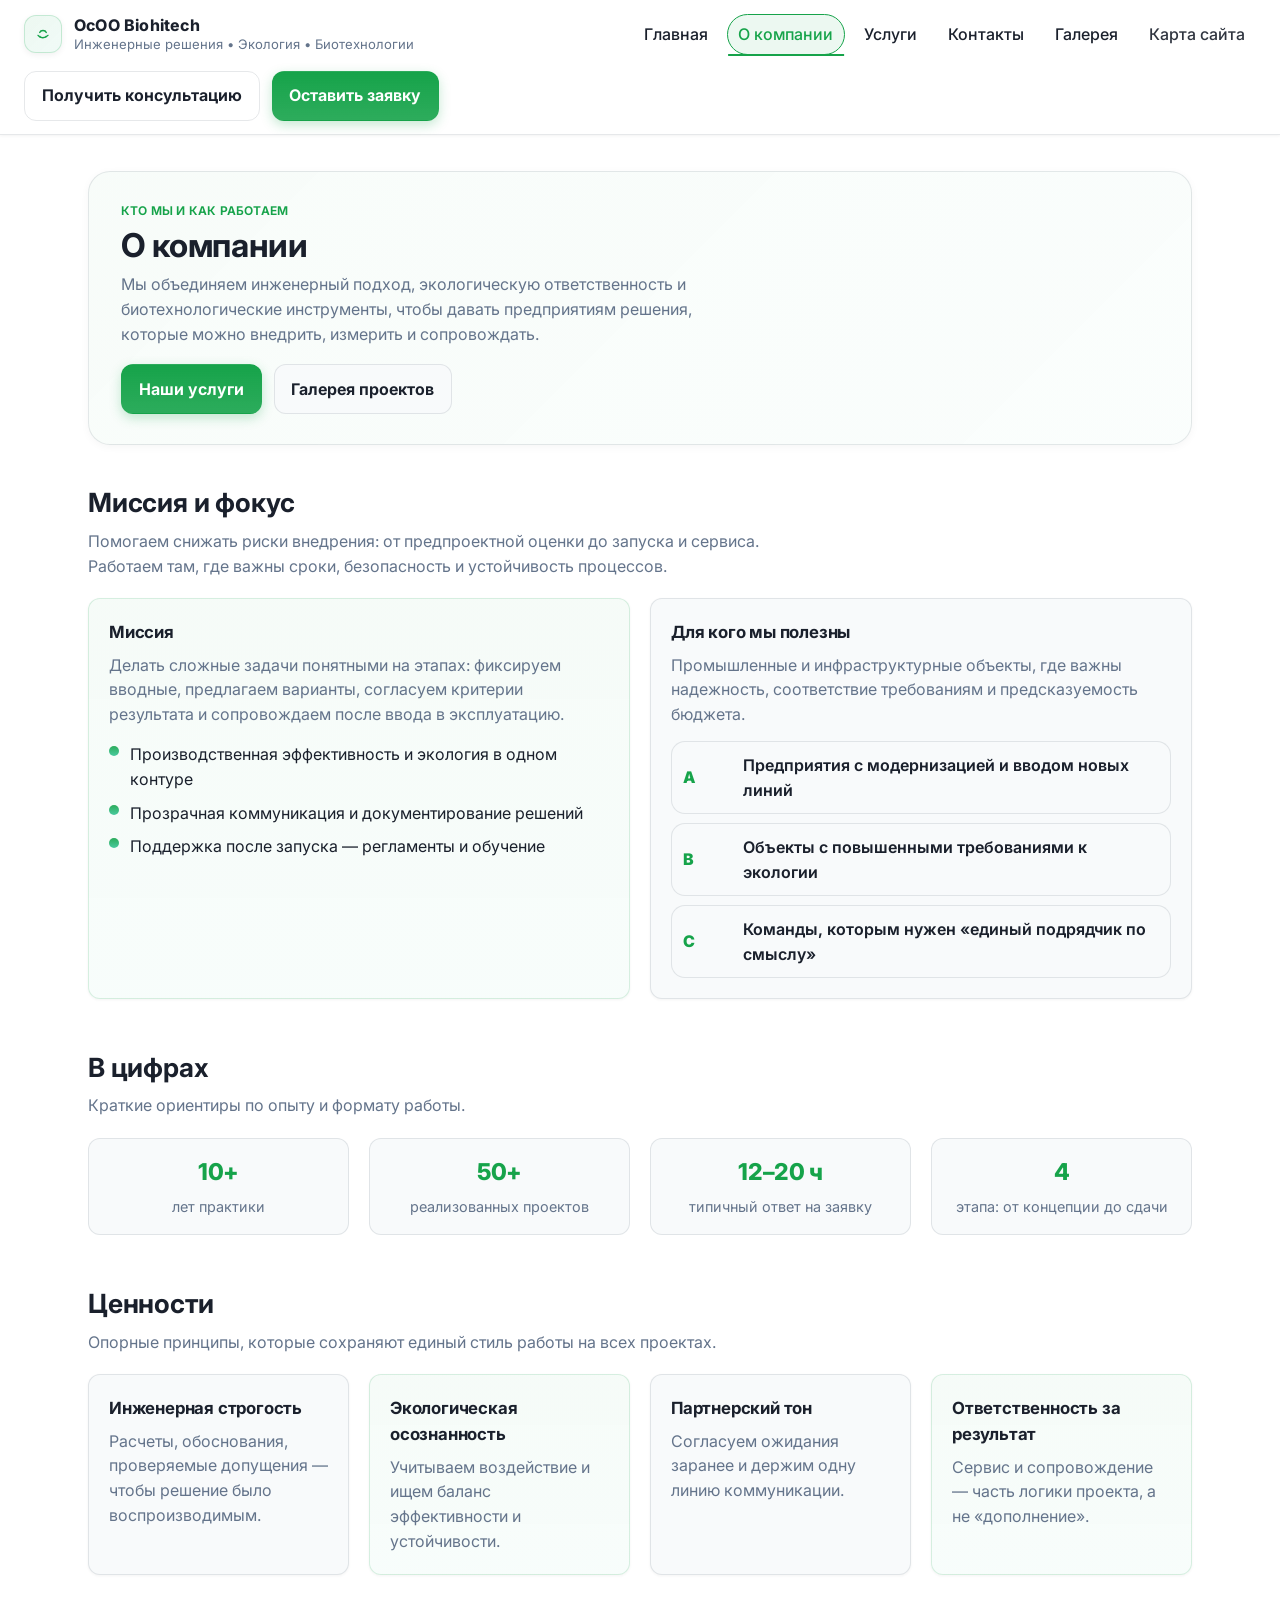
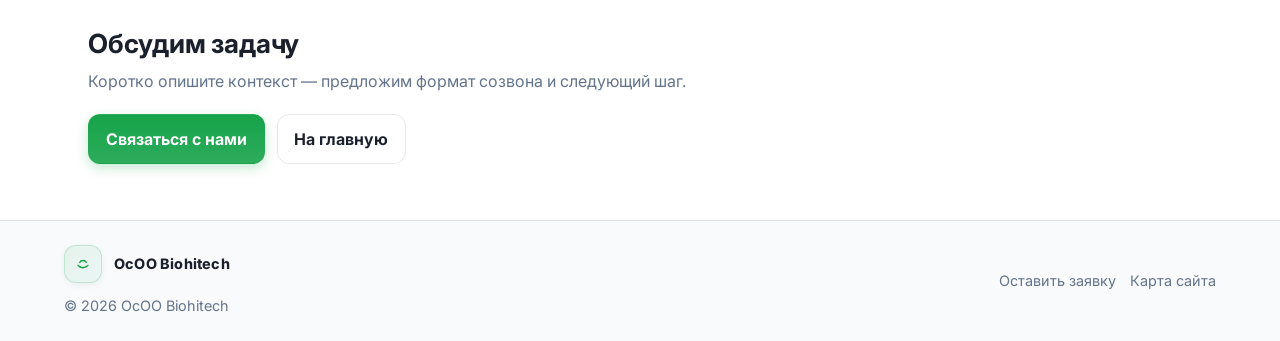
<file: about.html>
<!DOCTYPE html>
<html lang="ru">
<head>
  <meta charset="UTF-8">
  <meta name="viewport" content="width=device-width, initial-scale=1.0">
  <meta name="description" content="О компании OcOO Biohitech — наша миссия, опыт и подход к проектам.">
  <meta name="theme-color" content="#16a34a">
  <title>OcOO Biohitech — О компании</title>
  
  <!-- Performance optimization -->
  <link rel="preconnect" href="https://fonts.googleapis.com">
  <link rel="preconnect" href="https://fonts.gstatic.com" crossorigin>
  <link rel="dns-prefetch" href="https://example.com">
  <link href="https://fonts.googleapis.com/css2?family=Inter:wght@400;500;600;650;700;760;800&display=swap" rel="stylesheet">
  <link rel="stylesheet" href="assets/css/main.css">
</head>
<body>
  <header class="site-header">
    <div class="header-left">
      <a class="brand" href="index.html" aria-label="OcOO Biohitech — на главную">
        <span class="brand-mark" aria-hidden="true">
          <svg viewBox="0 0 40 40" fill="none" xmlns="http://www.w3.org/2000/svg">
            <path d="M11 22.5c3.8 5.7 13 5.7 18 0" stroke="currentColor" stroke-width="2.5" stroke-linecap="round"/>
            <path d="M14 17.2c.9-2.3 2.9-3.6 6-3.6s5.1 1.3 6 3.6" stroke="currentColor" stroke-width="2.5" stroke-linecap="round"/>
            <circle cx="14.5" cy="24.5" r="1.5" fill="currentColor"/>
            <circle cx="25.5" cy="24.5" r="1.5" fill="currentColor"/>
          </svg>
        </span>
        <span class="brand-text">
          <span class="brand-name">OcOO Biohitech</span>
          <span class="brand-tagline">Инженерные решения • Экология • Биотехнологии</span>
        </span>
      </a>
    </div>

    <nav class="nav" aria-label="Основное меню">
      <a href="index.html">Главная</a>
      <a href="about.html" aria-current="page">О компании</a>
      <a href="services.html">Услуги</a>
      <a href="contacts.html">Контакты</a>
      <a href="gallery.html">Галерея</a>
      <a href="sitemap.html" class="nav-sitemap">Карта сайта</a>
    </nav>

    <div class="header-cta">
      <a class="btn btn--ghost" href="contacts.html">Получить консультацию</a>
      <a class="btn btn--primary" href="contacts.html#feedback">Оставить заявку</a>
    </div>
  </header>

  <main class="main">
    <header class="page-hero" aria-labelledby="page-title">
      <p class="eyebrow">Кто мы и как работаем</p>
      <h1 id="page-title">О компании</h1>
      <p class="page-hero-lead">Мы объединяем инженерный подход, экологическую ответственность и биотехнологические инструменты, чтобы давать предприятиям решения, которые можно внедрить, измерить и сопровождать.</p>
      <div class="page-hero-actions">
        <a class="btn btn--primary" href="services.html">Наши услуги</a>
        <a class="btn btn--secondary" href="gallery.html">Галерея проектов</a>
      </div>
    </header>

    <section class="section section--tight" aria-labelledby="mission-title">
      <div class="section-head">
        <h2 id="mission-title">Миссия и фокус</h2>
        <p class="inner-lead">Помогаем снижать риски внедрения: от предпроектной оценки до запуска и сервиса. Работаем там, где важны сроки, безопасность и устойчивость процессов.</p>
      </div>

      <div class="grid two">
        <div class="card card--soft">
          <h3>Миссия</h3>
          <p class="muted">Делать сложные задачи понятными на этапах: фиксируем вводные, предлагаем варианты, согласуем критерии результата и сопровождаем после ввода в эксплуатацию.</p>
          <div class="list">
            <div class="list-item"><span class="bullet" aria-hidden="true"></span><span>Производственная эффективность и экология в одном контуре</span></div>
            <div class="list-item"><span class="bullet" aria-hidden="true"></span><span>Прозрачная коммуникация и документирование решений</span></div>
            <div class="list-item"><span class="bullet" aria-hidden="true"></span><span>Поддержка после запуска — регламенты и обучение</span></div>
          </div>
        </div>

        <div class="card">
          <h3>Для кого мы полезны</h3>
          <p class="muted">Промышленные и инфраструктурные объекты, где важны надежность, соответствие требованиям и предсказуемость бюджета.</p>
          <div class="steps" role="list">
            <div class="step" role="listitem"><span class="step-n">A</span><span class="step-t">Предприятия с модернизацией и вводом новых линий</span></div>
            <div class="step" role="listitem"><span class="step-n">B</span><span class="step-t">Объекты с повышенными требованиями к экологии</span></div>
            <div class="step" role="listitem"><span class="step-n">C</span><span class="step-t">Команды, которым нужен «единый подрядчик по смыслу»</span></div>
          </div>
        </div>
      </div>
    </section>

    <section class="section" aria-labelledby="stats-title">
      <div class="section-head">
        <h2 id="stats-title">В цифрах</h2>
        <p>Краткие ориентиры по опыту и формату работы.</p>
      </div>
      <div class="stat-grid" role="list">
        <div class="stat-card" role="listitem">
          <div class="stat-value">10+</div>
          <div class="stat-label">лет практики</div>
        </div>
        <div class="stat-card" role="listitem">
          <div class="stat-value">50+</div>
          <div class="stat-label">реализованных проектов</div>
        </div>
        <div class="stat-card" role="listitem">
          <div class="stat-value">12–20 ч</div>
          <div class="stat-label">типичный ответ на заявку</div>
        </div>
        <div class="stat-card" role="listitem">
          <div class="stat-value">4</div>
          <div class="stat-label">этапа: от концепции до сдачи</div>
        </div>
      </div>
    </section>

    <section class="section" aria-labelledby="values-title">
      <div class="section-head">
        <h2 id="values-title">Ценности</h2>
        <p class="inner-lead">Опорные принципы, которые сохраняют единый стиль работы на всех проектах.</p>
      </div>

      <div class="grid four">
        <div class="card">
          <h3>Инженерная строгость</h3>
          <p class="muted">Расчеты, обоснования, проверяемые допущения — чтобы решение было воспроизводимым.</p>
        </div>
        <div class="card card--soft">
          <h3>Экологическая осознанность</h3>
          <p class="muted">Учитываем воздействие и ищем баланс эффективности и устойчивости.</p>
        </div>
        <div class="card">
          <h3>Партнерский тон</h3>
          <p class="muted">Согласуем ожидания заранее и держим одну линию коммуникации.</p>
        </div>
        <div class="card card--soft">
          <h3>Ответственность за результат</h3>
          <p class="muted">Сервис и сопровождение — часть логики проекта, а не «дополнение».</p>
        </div>
      </div>
    </section>

    <section class="section section--contact" aria-labelledby="cta-about-title">
      <div class="section-head">
        <h2 id="cta-about-title">Обсудим задачу</h2>
        <p>Коротко опишите контекст — предложим формат созвона и следующий шаг.</p>
      </div>
      <div class="page-hero-actions">
        <a class="btn btn--primary" href="contacts.html#feedback">Связаться с нами</a>
        <a class="btn btn--ghost" href="index.html">На главную</a>
      </div>
    </section>
  </main>

  <footer class="site-footer">
    <div class="footer-inner">
      <div class="footer-left">
        <a class="brand brand--footer" href="index.html">
          <span class="brand-mark" aria-hidden="true">
            <svg viewBox="0 0 40 40" fill="none" xmlns="http://www.w3.org/2000/svg">
              <path d="M11 22.5c3.8 5.7 13 5.7 18 0" stroke="currentColor" stroke-width="2.5" stroke-linecap="round"/>
              <path d="M14 17.2c.9-2.3 2.9-3.6 6-3.6s5.1 1.3 6 3.6" stroke="currentColor" stroke-width="2.5" stroke-linecap="round"/>
              <circle cx="14.5" cy="24.5" r="1.5" fill="currentColor"/>
              <circle cx="25.5" cy="24.5" r="1.5" fill="currentColor"/>
            </svg>
          </span>
          <span class="brand-text">
            <span class="brand-name">OcOO Biohitech</span>
            <span class="brand-tagline">Инженерные решения • Экология • Биотехнологии</span>
          </span>
        </a>
        <p class="footer-note">© <span id="y">2026</span> OcOO Biohitech</p>
      </div>
      <div class="footer-right">
        <a href="contacts.html#feedback">Оставить заявку</a>
        <a href="sitemap.html">Карта сайта</a>
      </div>
    </div>
  </footer>
  <script src="assets/js/main.js" defer></script>
  <script src="assets/js/script.js" defer></script>
</body>
</html>
</file>
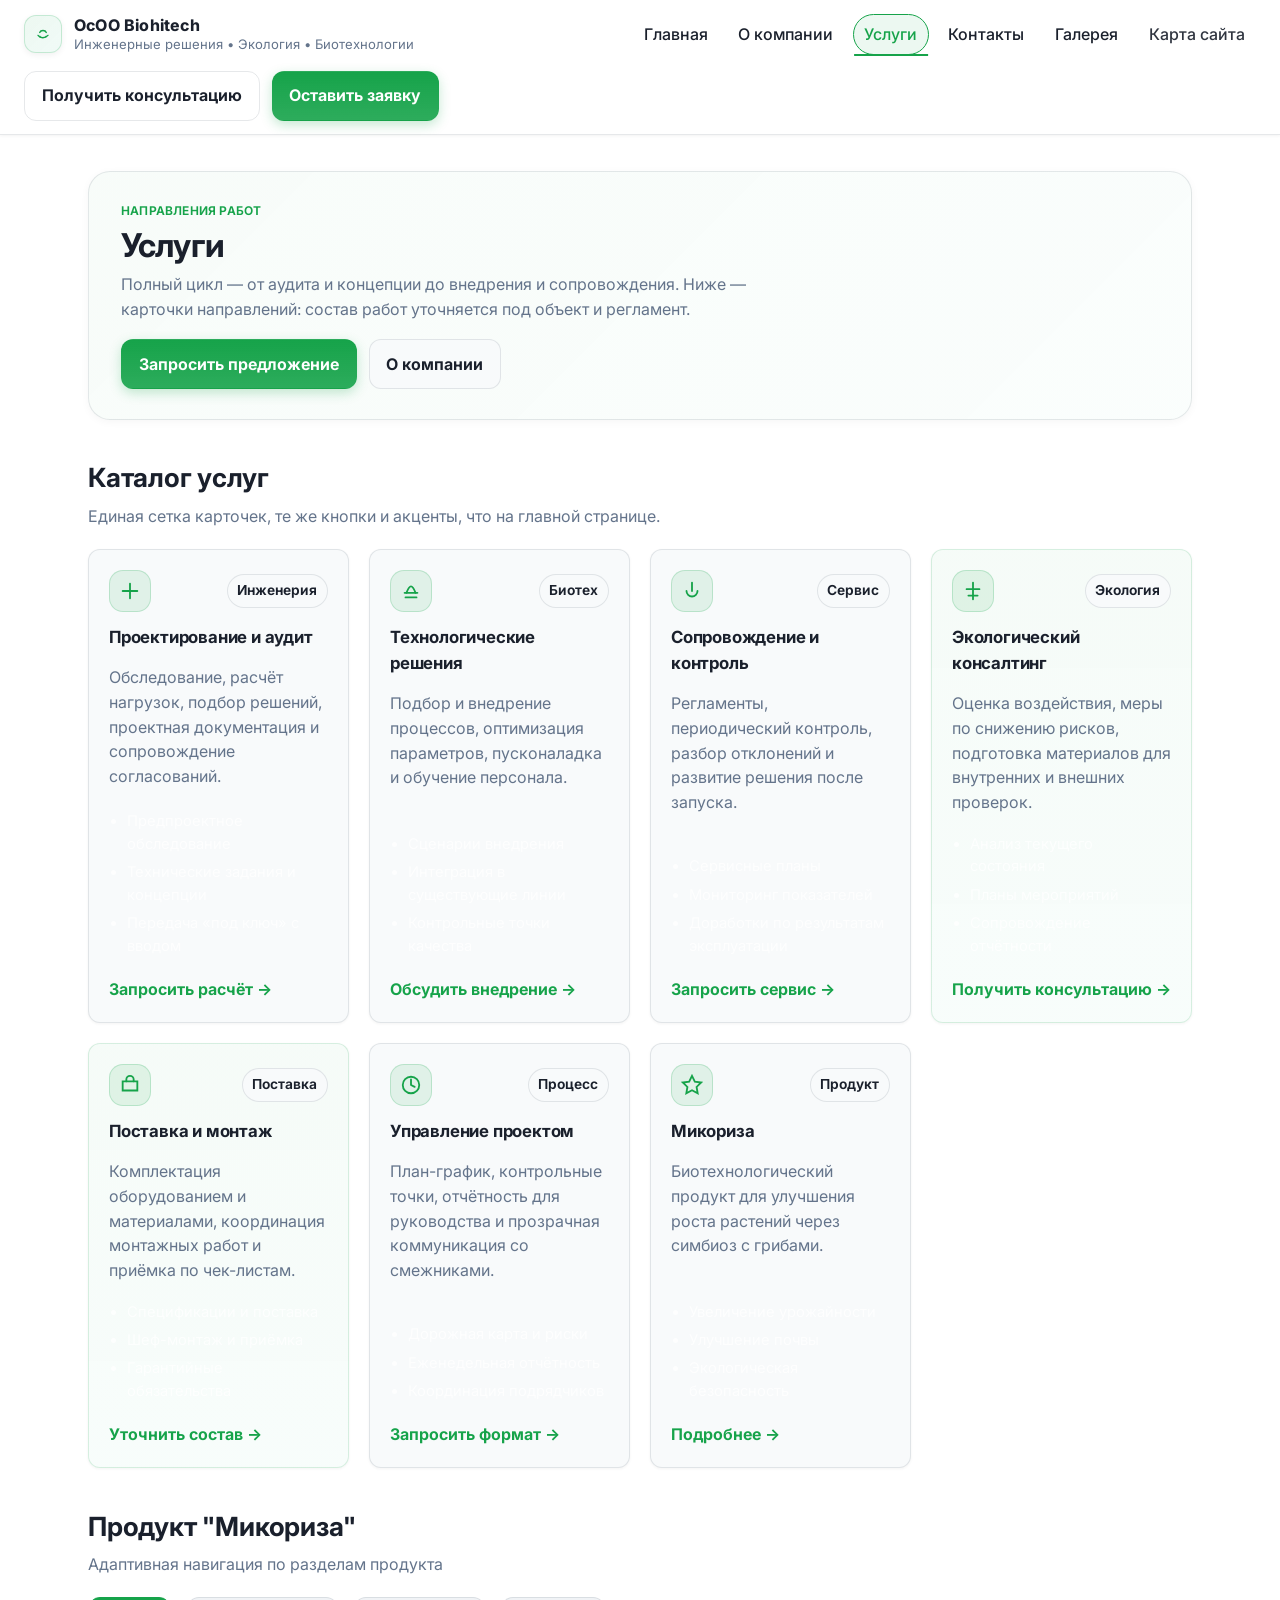
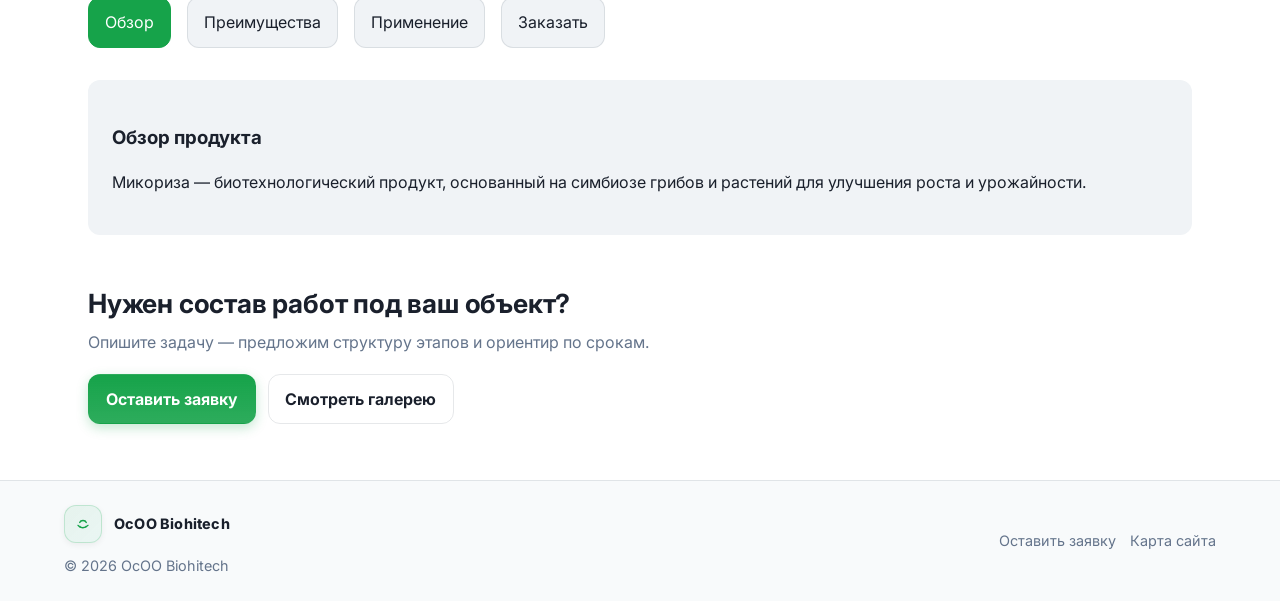
<file: services.html>
<!DOCTYPE html>
<html lang="ru">
<head>
  <meta charset="UTF-8">
  <meta name="viewport" content="width=device-width, initial-scale=1.0">
  <meta name="description" content="Услуги OcOO Biohitech — проектирование, внедрение и сопровождение технологических решений.">
  <meta name="theme-color" content="#16a34a">
  <title>OcOO Biohitech — Услуги</title>
  
  <!-- Performance optimization -->
  <link rel="preconnect" href="https://fonts.googleapis.com">
  <link rel="preconnect" href="https://fonts.gstatic.com" crossorigin>
  <link rel="dns-prefetch" href="https://example.com">
  <link href="https://fonts.googleapis.com/css2?family=Inter:wght@400;500;600;650;700;760;800&display=swap" rel="stylesheet">
  <link rel="stylesheet" href="assets/css/main.css">
</head>
<body>
  <header class="site-header">
    <div class="header-left">
      <a class="brand" href="index.html" aria-label="OcOO Biohitech — на главную">
        <span class="brand-mark" aria-hidden="true">
          <svg viewBox="0 0 40 40" fill="none" xmlns="http://www.w3.org/2000/svg">
            <path d="M11 22.5c3.8 5.7 13 5.7 18 0" stroke="currentColor" stroke-width="2.5" stroke-linecap="round"/>
            <path d="M14 17.2c.9-2.3 2.9-3.6 6-3.6s5.1 1.3 6 3.6" stroke="currentColor" stroke-width="2.5" stroke-linecap="round"/>
            <circle cx="14.5" cy="24.5" r="1.5" fill="currentColor"/>
            <circle cx="25.5" cy="24.5" r="1.5" fill="currentColor"/>
          </svg>
        </span>
        <span class="brand-text">
          <span class="brand-name">OcOO Biohitech</span>
          <span class="brand-tagline">Инженерные решения • Экология • Биотехнологии</span>
        </span>
      </a>
    </div>

    <nav class="nav" aria-label="Основное меню">
      <a href="index.html">Главная</a>
      <a href="about.html">О компании</a>
      <a href="services.html" aria-current="page">Услуги</a>
      <a href="contacts.html">Контакты</a>
      <a href="gallery.html">Галерея</a>
      <a href="sitemap.html" class="nav-sitemap">Карта сайта</a>
    </nav>

    <div class="header-cta">
      <a class="btn btn--ghost" href="contacts.html">Получить консультацию</a>
      <a class="btn btn--primary" href="contacts.html#feedback">Оставить заявку</a>
    </div>
  </header>

  <main class="main">
    <header class="page-hero" aria-labelledby="page-title">
      <p class="eyebrow">Направления работ</p>
      <h1 id="page-title">Услуги</h1>
      <p class="page-hero-lead">Полный цикл — от аудита и концепции до внедрения и сопровождения. Ниже — карточки направлений: состав работ уточняется под объект и регламент.</p>
      <div class="page-hero-actions">
        <a class="btn btn--primary" href="contacts.html#feedback">Запросить предложение</a>
        <a class="btn btn--secondary" href="about.html">О компании</a>
      </div>
    </header>

    <section class="section section--tight" aria-labelledby="services-list-title">
      <div class="section-head">
        <h2 id="services-list-title">Каталог услуг</h2>
        <p class="inner-lead">Единая сетка карточек, те же кнопки и акценты, что на главной странице.</p>
      </div>

      <div class="grid four">
        <article class="card service-card">
          <div class="service-top">
            <span class="icon-badge" aria-hidden="true">
              <svg viewBox="0 0 24 24" fill="none" xmlns="http://www.w3.org/2000/svg">
                <path d="M4 12h16" stroke="currentColor" stroke-width="2" stroke-linecap="round"/>
                <path d="M12 4v16" stroke="currentColor" stroke-width="2" stroke-linecap="round"/>
              </svg>
            </span>
            <span class="tag">Инженерия</span>
          </div>
          <h3>Проектирование и аудит</h3>
          <p class="muted">Обследование, расчёт нагрузок, подбор решений, проектная документация и сопровождение согласований.</p>
          <ul class="service-list">
            <li>Предпроектное обследование</li>
            <li>Технические задания и концепции</li>
            <li>Передача «под ключ» с вводом</li>
          </ul>
          <a class="btn btn--link" href="contacts.html#feedback">Запросить расчёт →</a>
        </article>

        <article class="card service-card">
          <div class="service-top">
            <span class="icon-badge" aria-hidden="true">
              <svg viewBox="0 0 24 24" fill="none" xmlns="http://www.w3.org/2000/svg">
                <path d="M7 14c2-5 3-7 5-7s3 2 5 7" stroke="currentColor" stroke-width="2" stroke-linecap="round"/>
                <path d="M5 14h14" stroke="currentColor" stroke-width="2" stroke-linecap="round"/>
                <path d="M6 19h12" stroke="currentColor" stroke-width="2" stroke-linecap="round"/>
              </svg>
            </span>
            <span class="tag">Биотех</span>
          </div>
          <h3>Технологические решения</h3>
          <p class="muted">Подбор и внедрение процессов, оптимизация параметров, пусконаладка и обучение персонала.</p>
          <ul class="service-list">
            <li>Сценарии внедрения</li>
            <li>Интеграция в существующие линии</li>
            <li>Контрольные точки качества</li>
          </ul>
          <a class="btn btn--link" href="contacts.html#feedback">Обсудить внедрение →</a>
        </article>

        <article class="card service-card">
          <div class="service-top">
            <span class="icon-badge" aria-hidden="true">
              <svg viewBox="0 0 24 24" fill="none" xmlns="http://www.w3.org/2000/svg">
                <path d="M6 12a6 6 0 1 0 12 0" stroke="currentColor" stroke-width="2" stroke-linecap="round"/>
                <path d="M12 3v9" stroke="currentColor" stroke-width="2" stroke-linecap="round"/>
              </svg>
            </span>
            <span class="tag">Сервис</span>
          </div>
          <h3>Сопровождение и контроль</h3>
          <p class="muted">Регламенты, периодический контроль, разбор отклонений и развитие решения после запуска.</p>
          <ul class="service-list">
            <li>Сервисные планы</li>
            <li>Мониторинг показателей</li>
            <li>Доработки по результатам эксплуатации</li>
          </ul>
          <a class="btn btn--link" href="contacts.html#feedback">Запросить сервис →</a>
        </article>

        <article class="card service-card card--soft">
          <div class="service-top">
            <span class="icon-badge" aria-hidden="true">
              <svg viewBox="0 0 24 24" fill="none" xmlns="http://www.w3.org/2000/svg">
                <path d="M12 3v18" stroke="currentColor" stroke-width="2" stroke-linecap="round"/>
                <path d="M5 10h14" stroke="currentColor" stroke-width="2" stroke-linecap="round"/>
                <path d="M7 17h10" stroke="currentColor" stroke-width="2" stroke-linecap="round"/>
              </svg>
            </span>
            <span class="tag">Экология</span>
          </div>
          <h3>Экологический консалтинг</h3>
          <p class="muted">Оценка воздействия, меры по снижению рисков, подготовка материалов для внутренних и внешних проверок.</p>
          <ul class="service-list">
            <li>Анализ текущего состояния</li>
            <li>Планы мероприятий</li>
            <li>Сопровождение отчётности</li>
          </ul>
          <a class="btn btn--link" href="contacts.html#feedback">Получить консультацию →</a>
        </article>

        <article class="card service-card card--soft">
          <div class="service-top">
            <span class="icon-badge" aria-hidden="true">
              <svg viewBox="0 0 24 24" fill="none" xmlns="http://www.w3.org/2000/svg">
                <path d="M4 8h16v10H4V8Z" stroke="currentColor" stroke-width="2"/>
                <path d="M8 8V6a4 4 0 0 1 8 0v2" stroke="currentColor" stroke-width="2" stroke-linecap="round"/>
              </svg>
            </span>
            <span class="tag">Поставка</span>
          </div>
          <h3>Поставка и монтаж</h3>
          <p class="muted">Комплектация оборудованием и материалами, координация монтажных работ и приёмка по чек-листам.</p>
          <ul class="service-list">
            <li>Спецификации и поставка</li>
            <li>Шеф-монтаж и приёмка</li>
            <li>Гарантийные обязательства</li>
          </ul>
          <a class="btn btn--link" href="contacts.html#feedback">Уточнить состав →</a>
        </article>

        <article class="card service-card">
          <div class="service-top">
            <span class="icon-badge" aria-hidden="true">
              <svg viewBox="0 0 24 24" fill="none" xmlns="http://www.w3.org/2000/svg">
                <path d="M12 6v6l4 2" stroke="currentColor" stroke-width="2" stroke-linecap="round" stroke-linejoin="round"/>
                <path d="M21 12a9 9 0 1 1-18 0 9 9 0 0 1 18 0Z" stroke="currentColor" stroke-width="2"/>
              </svg>
            </span>
            <span class="tag">Процесс</span>
          </div>
          <h3>Управление проектом</h3>
          <p class="muted">План-график, контрольные точки, отчётность для руководства и прозрачная коммуникация со смежниками.</p>
          <ul class="service-list">
            <li>Дорожная карта и риски</li>
            <li>Еженедельная отчётность</li>
            <li>Координация подрядчиков</li>
          </ul>
          <a class="btn btn--link" href="contacts.html#feedback">Запросить формат →</a>
        </article>

        <article class="card service-card" data-product="mycorrhiza">
          <div class="service-top">
            <span class="icon-badge" aria-hidden="true">
              <svg viewBox="0 0 24 24" fill="none" xmlns="http://www.w3.org/2000/svg">
                <path d="M12 2l3.09 6.26L22 9.27l-5 4.87 1.18 6.88L12 17.77l-6.18 3.25L7 14.14 2 9.27l6.91-1.01L12 2z" stroke="currentColor" stroke-width="2"/>
              </svg>
            </span>
            <span class="tag">Продукт</span>
          </div>
          <h3>Микориза</h3>
          <p class="muted">Биотехнологический продукт для улучшения роста растений через симбиоз с грибами.</p>
          <ul class="service-list">
            <li>Увеличение урожайности</li>
            <li>Улучшение почвы</li>
            <li>Экологическая безопасность</li>
          </ul>
          <a class="btn btn--link" href="#mycorrhiza-nav">Подробнее →</a>
        </article>
      </div>

      <section id="mycorrhiza-nav" class="section section--tight">
        <div class="section-head">
          <h2>Продукт "Микориза"</h2>
          <p>Адаптивная навигация по разделам продукта</p>
        </div>

        <nav class="product-nav" aria-label="Навигация по продукту Микориза">
          <a href="#mycorrhiza-overview" class="product-nav-item active">Обзор</a>
          <a href="#mycorrhiza-benefits" class="product-nav-item">Преимущества</a>
          <a href="#mycorrhiza-application" class="product-nav-item">Применение</a>
          <a href="#mycorrhiza-contact" class="product-nav-item">Заказать</a>
        </nav>

        <div id="mycorrhiza-overview" class="product-section active">
          <h3>Обзор продукта</h3>
          <p>Микориза — биотехнологический продукт, основанный на симбиозе грибов и растений для улучшения роста и урожайности.</p>
        </div>

        <div id="mycorrhiza-benefits" class="product-section">
          <h3>Преимущества</h3>
          <ul>
            <li>Увеличение урожайности до 30%</li>
            <li>Улучшение структуры почвы</li>
            <li>Экологическая безопасность</li>
            <li>Снижение потребности в удобрениях</li>
          </ul>
        </div>

        <div id="mycorrhiza-application" class="product-section">
          <h3>Применение</h3>
          <p>Рекомендуется для сельского хозяйства, садоводства и ландшафтного дизайна.</p>
        </div>

        <div id="mycorrhiza-contact" class="product-section">
          <h3>Заказать продукт</h3>
          <a class="btn btn--primary" href="contacts.html#feedback">Оставить заявку</a>
        </div>
      </section>
    </section>

    <section class="section section--contact" aria-labelledby="cta-services-title">
      <div class="section-head">
        <h2 id="cta-services-title">Нужен состав работ под ваш объект?</h2>
        <p>Опишите задачу — предложим структуру этапов и ориентир по срокам.</p>
      </div>
      <div class="page-hero-actions">
        <a class="btn btn--primary" href="contacts.html#feedback">Оставить заявку</a>
        <a class="btn btn--ghost" href="gallery.html">Смотреть галерею</a>
      </div>
    </section>
  </main>

  <footer class="site-footer">
    <div class="footer-inner">
      <div class="footer-left">
        <a class="brand brand--footer" href="index.html">
          <span class="brand-mark" aria-hidden="true">
            <svg viewBox="0 0 40 40" fill="none" xmlns="http://www.w3.org/2000/svg">
              <path d="M11 22.5c3.8 5.7 13 5.7 18 0" stroke="currentColor" stroke-width="2.5" stroke-linecap="round"/>
              <path d="M14 17.2c.9-2.3 2.9-3.6 6-3.6s5.1 1.3 6 3.6" stroke="currentColor" stroke-width="2.5" stroke-linecap="round"/>
              <circle cx="14.5" cy="24.5" r="1.5" fill="currentColor"/>
              <circle cx="25.5" cy="24.5" r="1.5" fill="currentColor"/>
            </svg>
          </span>
          <span class="brand-text">
            <span class="brand-name">OcOO Biohitech</span>
            <span class="brand-tagline">Инженерные решения • Экология • Биотехнологии</span>
          </span>
        </a>
        <p class="footer-note">© <span id="y">2026</span> OcOO Biohitech</p>
      </div>
      <div class="footer-right">
        <a href="contacts.html#feedback">Оставить заявку</a>
        <a href="sitemap.html">Карта сайта</a>
      </div>
    </div>
  </footer>
  <script src="assets/js/main.js" defer></script>
  <script src="assets/js/script.js" defer></script>
</body>
</html>
</file>
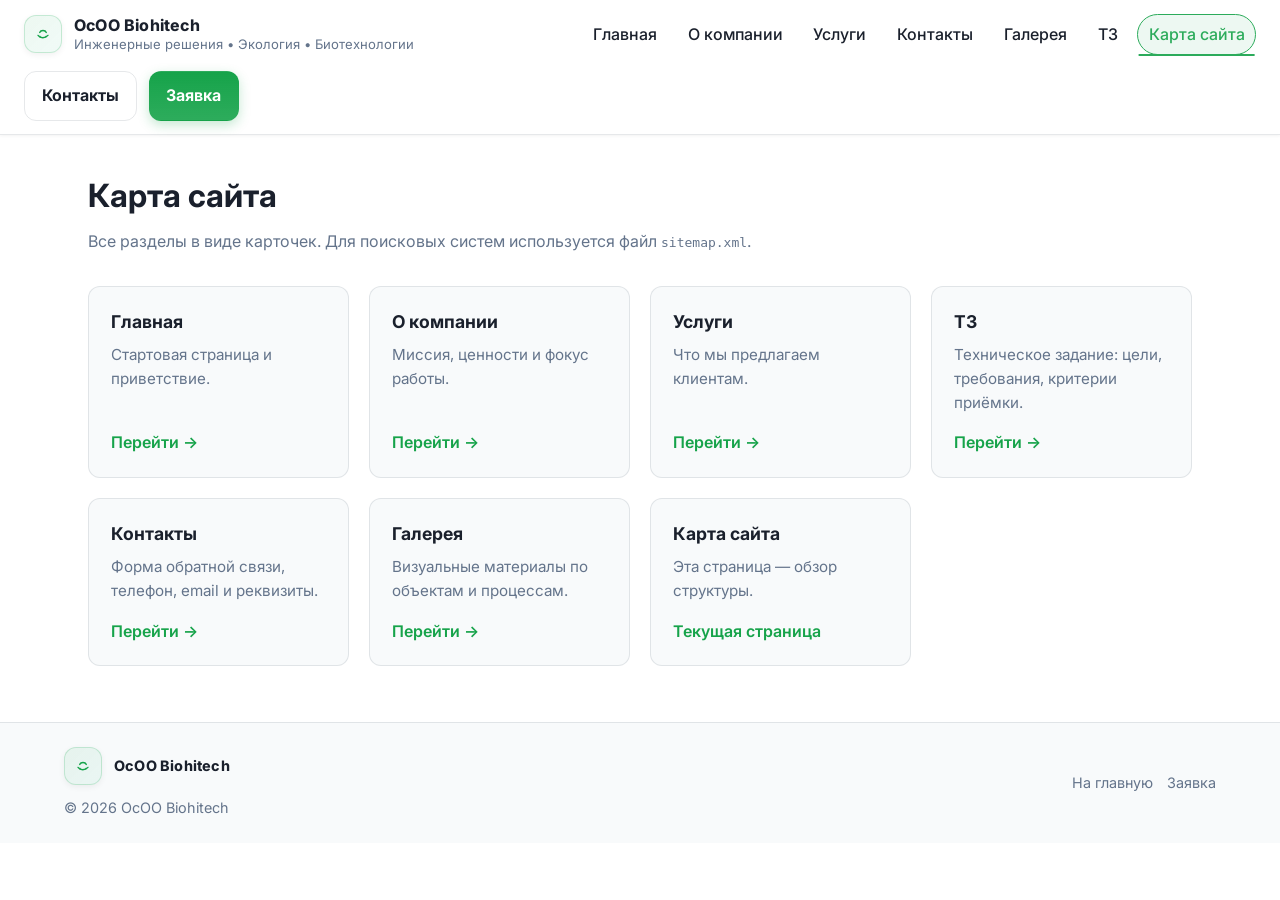
<file: sitemap.html>
<!DOCTYPE html>
<html lang="ru">
<head>
  <meta charset="UTF-8">
  <meta name="viewport" content="width=device-width, initial-scale=1.0">
  <meta name="description" content="Карта сайта OcOO Biohitech — все страницы проекта.">
  <meta name="theme-color" content="#16a34a">
  <title>Карта сайта</title>
  
  <!-- Performance optimization -->
  <link rel="preconnect" href="https://fonts.googleapis.com">
  <link rel="preconnect" href="https://fonts.gstatic.com" crossorigin>
  <link rel="dns-prefetch" href="https://example.com">
  <link href="https://fonts.googleapis.com/css2?family=Inter:wght@400;500;600;650;700;760;800&display=swap" rel="stylesheet">
  <link rel="stylesheet" href="assets/css/main.css">
</head>
<body>
  <header class="site-header">
    <div class="header-left">
      <a class="brand" href="index.html" aria-label="OcOO Biohitech — на главную">
        <span class="brand-mark" aria-hidden="true">
          <svg viewBox="0 0 40 40" fill="none" xmlns="http://www.w3.org/2000/svg">
            <path d="M11 22.5c3.8 5.7 13 5.7 18 0" stroke="currentColor" stroke-width="2.5" stroke-linecap="round"/>
            <path d="M14 17.2c.9-2.3 2.9-3.6 6-3.6s5.1 1.3 6 3.6" stroke="currentColor" stroke-width="2.5" stroke-linecap="round"/>
            <circle cx="14.5" cy="24.5" r="1.5" fill="currentColor"/>
            <circle cx="25.5" cy="24.5" r="1.5" fill="currentColor"/>
          </svg>
        </span>
        <span class="brand-text">
          <span class="brand-name">OcOO Biohitech</span>
          <span class="brand-tagline">Инженерные решения • Экология • Биотехнологии</span>
        </span>
      </a>
    </div>
    <nav class="nav" aria-label="Основное меню">
      <a href="index.html">Главная</a>
      <a href="about.html">О компании</a>
      <a href="services.html">Услуги</a>
      <a href="contacts.html">Контакты</a>
      <a href="gallery.html">Галерея</a>
      <a href="tz.html">ТЗ</a>
      <a href="sitemap.html" class="nav-sitemap" aria-current="page">Карта сайта</a>
    </nav>
    <div class="header-cta">
      <a class="btn btn--ghost" href="contacts.html">Контакты</a>
      <a class="btn btn--primary" href="contacts.html#feedback">Заявка</a>
    </div>
  </header>

  <main class="main">
    <h1 class="page-title">Карта сайта</h1>
    <p class="page-lead">Все разделы в виде карточек. Для поисковых систем используется файл <code>sitemap.xml</code>.</p>

    <div class="sitemap-grid" role="list">
      <article class="sitemap-card" role="listitem">
        <h2>Главная</h2>
        <p>Стартовая страница и приветствие.</p>
        <a class="card-link" href="index.html">Перейти →</a>
      </article>

      <article class="sitemap-card" role="listitem">
        <h2>О компании</h2>
        <p>Миссия, ценности и фокус работы.</p>
        <a class="card-link" href="about.html">Перейти →</a>
      </article>

      <article class="sitemap-card" role="listitem">
        <h2>Услуги</h2>
        <p>Что мы предлагаем клиентам.</p>
        <a class="card-link" href="services.html">Перейти →</a>
      </article>

      <article class="sitemap-card" role="listitem">
        <h2>ТЗ</h2>
        <p>Техническое задание: цели, требования, критерии приёмки.</p>
        <a class="card-link" href="tz.html">Перейти →</a>
      </article>

      <article class="sitemap-card" role="listitem">
        <h2>Контакты</h2>
        <p>Форма обратной связи, телефон, email и реквизиты.</p>
        <a class="card-link" href="contacts.html">Перейти →</a>
      </article>

      <article class="sitemap-card" role="listitem">
        <h2>Галерея</h2>
        <p>Визуальные материалы по объектам и процессам.</p>
        <a class="card-link" href="gallery.html">Перейти →</a>
      </article>

      <article class="sitemap-card" role="listitem">
        <h2>Карта сайта</h2>
        <p>Эта страница — обзор структуры.</p>
        <a class="card-link" href="sitemap.html">Текущая страница</a>
      </article>
    </div>
  </main>

  <footer class="site-footer">
    <div class="footer-inner">
      <div class="footer-left">
        <a class="brand brand--footer" href="index.html">
          <span class="brand-mark" aria-hidden="true">
            <svg viewBox="0 0 40 40" fill="none" xmlns="http://www.w3.org/2000/svg">
              <path d="M11 22.5c3.8 5.7 13 5.7 18 0" stroke="currentColor" stroke-width="2.5" stroke-linecap="round"/>
              <path d="M14 17.2c.9-2.3 2.9-3.6 6-3.6s5.1 1.3 6 3.6" stroke="currentColor" stroke-width="2.5" stroke-linecap="round"/>
              <circle cx="14.5" cy="24.5" r="1.5" fill="currentColor"/>
              <circle cx="25.5" cy="24.5" r="1.5" fill="currentColor"/>
            </svg>
          </span>
          <span class="brand-text">
            <span class="brand-name">OcOO Biohitech</span>
            <span class="brand-tagline">Инженерные решения • Экология • Биотехнологии</span>
          </span>
        </a>
        <p class="footer-note">© <span id="y">2026</span> OcOO Biohitech</p>
      </div>
      <div class="footer-right">
        <a href="index.html">На главную</a>
        <a href="contacts.html#feedback">Заявка</a>
      </div>
    </div>
  </footer>
  <script>
    document.getElementById('y').textContent = new Date().getFullYear();
  </script>
</body>
</html>
</file>
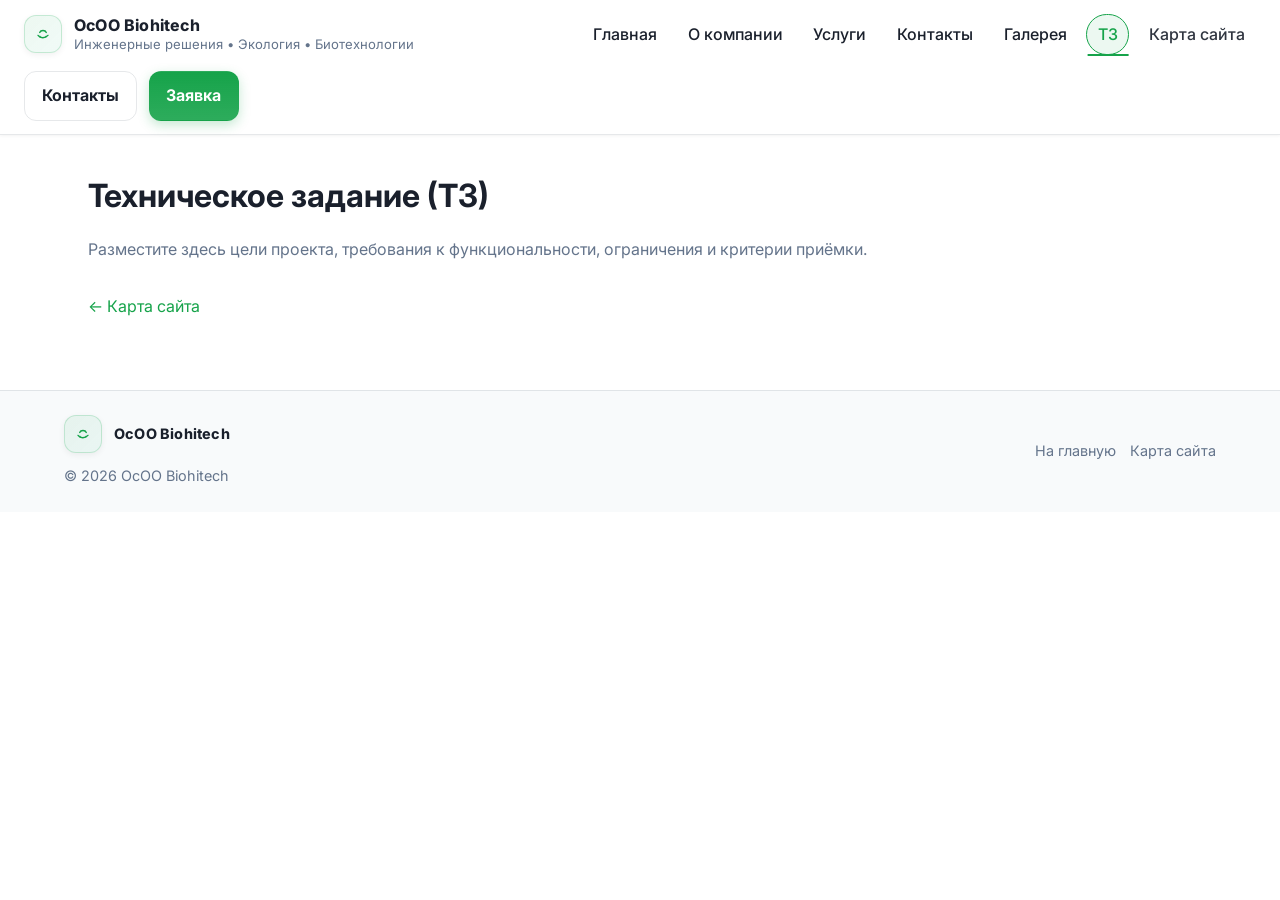
<file: tz.html>
<!DOCTYPE html>
<html lang="ru">
<head>
  <meta charset="UTF-8">
  <meta name="viewport" content="width=device-width, initial-scale=1.0">
  <meta name="description" content="Техническое задание проекта OcOO Biohitech.">
  <meta name="theme-color" content="#16a34a">
  <title>ТЗ — Техническое задание | OcOO Biohitech</title>
  
  <!-- Performance optimization -->
  <link rel="preconnect" href="https://fonts.googleapis.com">
  <link rel="preconnect" href="https://fonts.gstatic.com" crossorigin>
  <link rel="dns-prefetch" href="https://example.com">
  <link href="https://fonts.googleapis.com/css2?family=Inter:wght@400;500;600;650;700;760;800&display=swap" rel="stylesheet">
  <link rel="stylesheet" href="assets/css/main.css">
</head>
<body>
  <header class="site-header">
    <div class="header-left">
      <a class="brand" href="index.html" aria-label="OcOO Biohitech — на главную">
        <span class="brand-mark" aria-hidden="true">
          <svg viewBox="0 0 40 40" fill="none" xmlns="http://www.w3.org/2000/svg">
            <path d="M11 22.5c3.8 5.7 13 5.7 18 0" stroke="currentColor" stroke-width="2.5" stroke-linecap="round"/>
            <path d="M14 17.2c.9-2.3 2.9-3.6 6-3.6s5.1 1.3 6 3.6" stroke="currentColor" stroke-width="2.5" stroke-linecap="round"/>
            <circle cx="14.5" cy="24.5" r="1.5" fill="currentColor"/>
            <circle cx="25.5" cy="24.5" r="1.5" fill="currentColor"/>
          </svg>
        </span>
        <span class="brand-text">
          <span class="brand-name">OcOO Biohitech</span>
          <span class="brand-tagline">Инженерные решения • Экология • Биотехнологии</span>
        </span>
      </a>
    </div>
    <nav class="nav" aria-label="Основное меню">
      <a href="index.html">Главная</a>
      <a href="about.html">О компании</a>
      <a href="services.html">Услуги</a>
      <a href="contacts.html">Контакты</a>
      <a href="gallery.html">Галерея</a>
      <a href="tz.html" aria-current="page">ТЗ</a>
      <a href="sitemap.html" class="nav-sitemap">Карта сайта</a>
    </nav>
    <div class="header-cta">
      <a class="btn btn--ghost" href="contacts.html">Контакты</a>
      <a class="btn btn--primary" href="contacts.html#feedback">Заявка</a>
    </div>
  </header>

  <main class="main simple-page">
    <h1 class="page-title">Техническое задание (ТЗ)</h1>
    <p class="page-lead">Разместите здесь цели проекта, требования к функциональности, ограничения и критерии приёмки.</p>
    <p><a href="sitemap.html">← Карта сайта</a></p>
  </main>

  <footer class="site-footer">
    <div class="footer-inner">
      <div class="footer-left">
        <a class="brand brand--footer" href="index.html">
          <span class="brand-mark" aria-hidden="true">
            <svg viewBox="0 0 40 40" fill="none" xmlns="http://www.w3.org/2000/svg">
              <path d="M11 22.5c3.8 5.7 13 5.7 18 0" stroke="currentColor" stroke-width="2.5" stroke-linecap="round"/>
              <path d="M14 17.2c.9-2.3 2.9-3.6 6-3.6s5.1 1.3 6 3.6" stroke="currentColor" stroke-width="2.5" stroke-linecap="round"/>
              <circle cx="14.5" cy="24.5" r="1.5" fill="currentColor"/>
              <circle cx="25.5" cy="24.5" r="1.5" fill="currentColor"/>
            </svg>
          </span>
          <span class="brand-text">
            <span class="brand-name">OcOO Biohitech</span>
            <span class="brand-tagline">Инженерные решения • Экология • Биотехнологии</span>
          </span>
        </a>
        <p class="footer-note">© <span id="y">2026</span> OcOO Biohitech</p>
      </div>
      <div class="footer-right">
        <a href="index.html">На главную</a>
        <a href="sitemap.html">Карта сайта</a>
      </div>
    </div>
  </footer>
  <script>
    document.getElementById('y').textContent = new Date().getFullYear();
  </script>
</body>
</html>
</file>
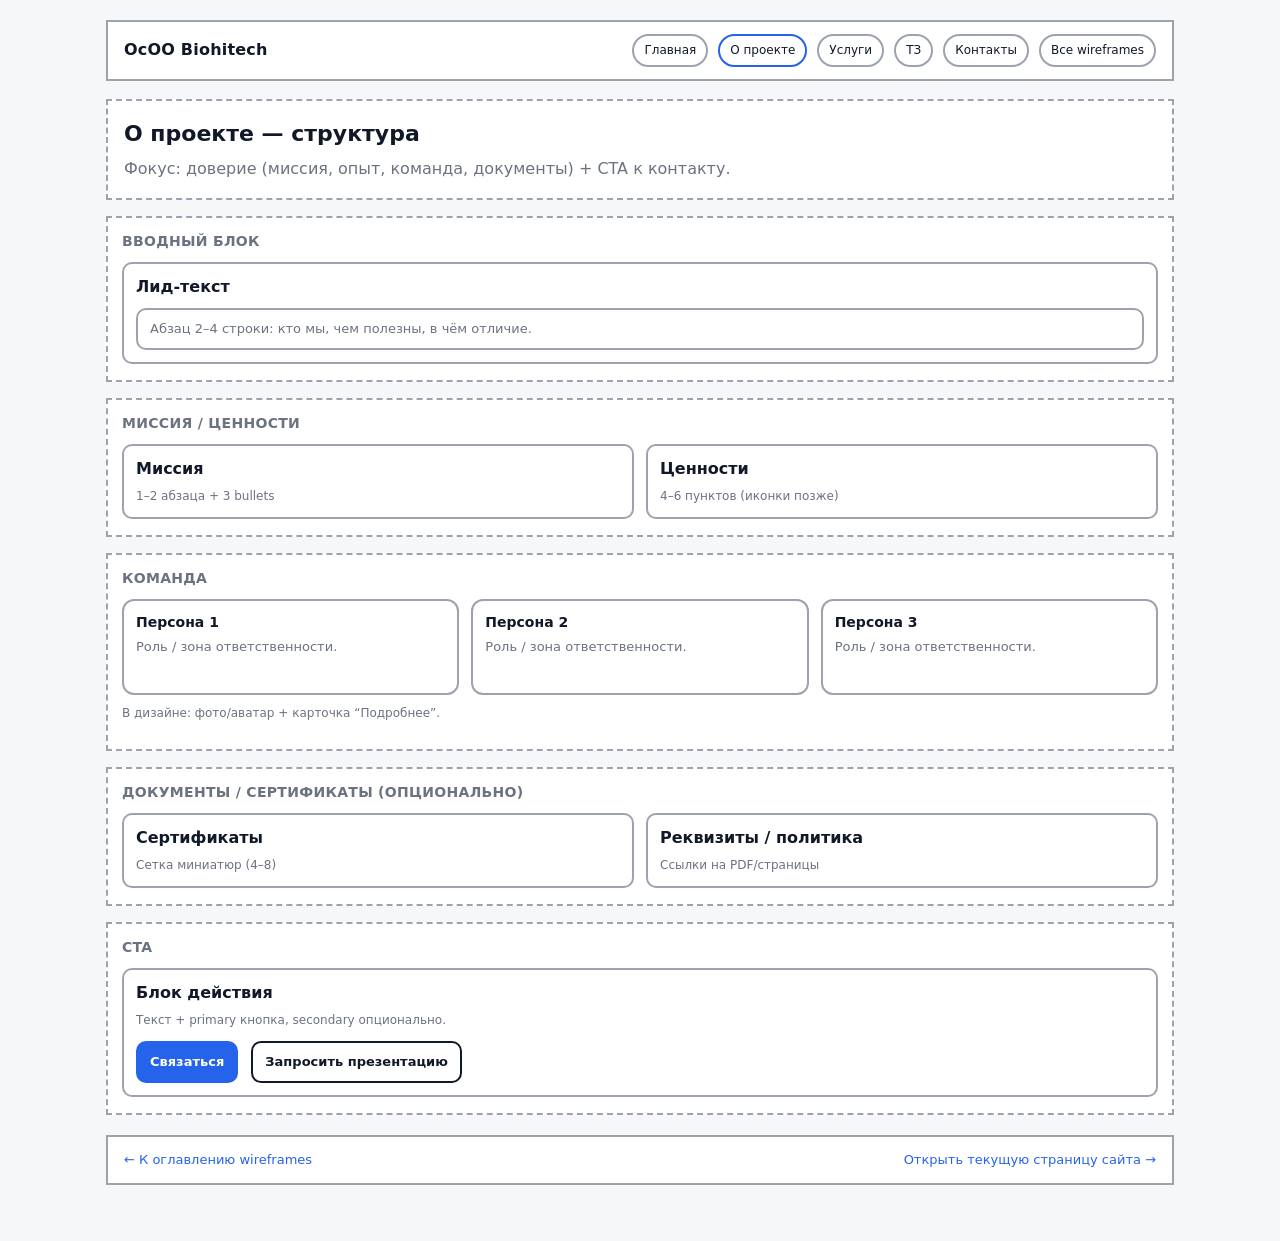
<file: wf-about.html>
<!DOCTYPE html>
<html lang="ru">
<head>
  <meta charset="UTF-8" />
  <meta name="viewport" content="width=device-width, initial-scale=1.0" />
  <title>WF — О проекте</title>
  <link rel="stylesheet" href="wireframes.css" />
</head>
<body>
  <div class="wf-wrap">
    <header class="wf-topbar">
      <div class="wf-brand">OcOO Biohitech</div>
      <nav class="wf-nav" aria-label="Меню">
        <a class="wf-pill" href="wf-home.html">Главная</a>
        <a class="wf-pill" href="wf-about.html" aria-current="page">О проекте</a>
        <a class="wf-pill" href="wf-services.html">Услуги</a>
        <a class="wf-pill" href="wf-tz.html">ТЗ</a>
        <a class="wf-pill" href="wf-contacts.html">Контакты</a>
        <a class="wf-pill" href="wireframes.html">Все wireframes</a>
      </nav>
    </header>

    <section class="wf-page-head">
      <h1 class="wf-h1">О проекте — структура</h1>
      <p class="wf-lead">Фокус: доверие (миссия, опыт, команда, документы) + CTA к контакту.</p>
    </section>

    <section class="wf-section">
      <h2 class="wf-section-title">Вводный блок</h2>
      <div class="wf-box">
        <strong>Лид‑текст</strong>
        <div class="wf-field" style="margin-top: 10px;">Абзац 2–4 строки: кто мы, чем полезны, в чём отличие.</div>
      </div>
    </section>

    <section class="wf-section">
      <h2 class="wf-section-title">Миссия / ценности</h2>
      <div class="wf-row">
        <div class="wf-box">
          <strong>Миссия</strong>
          <div class="wf-meta" style="margin-top: 8px;">1–2 абзаца + 3 bullets</div>
        </div>
        <div class="wf-box">
          <strong>Ценности</strong>
          <div class="wf-meta" style="margin-top: 8px;">4–6 пунктов (иконки позже)</div>
        </div>
      </div>
    </section>

    <section class="wf-section">
      <h2 class="wf-section-title">Команда</h2>
      <div class="wf-cards" role="list">
        <article class="wf-card" role="listitem">
          <h3>Персона 1</h3>
          <p>Роль / зона ответственности.</p>
        </article>
        <article class="wf-card" role="listitem">
          <h3>Персона 2</h3>
          <p>Роль / зона ответственности.</p>
        </article>
        <article class="wf-card" role="listitem">
          <h3>Персона 3</h3>
          <p>Роль / зона ответственности.</p>
        </article>
      </div>
      <p class="wf-meta" style="margin-top: 10px;">В дизайне: фото/аватар + карточка “Подробнее”.</p>
    </section>

    <section class="wf-section">
      <h2 class="wf-section-title">Документы / сертификаты (опционально)</h2>
      <div class="wf-row">
        <div class="wf-box">
          <strong>Сертификаты</strong>
          <div class="wf-meta" style="margin-top: 8px;">Сетка миниатюр (4–8)</div>
        </div>
        <div class="wf-box">
          <strong>Реквизиты / политика</strong>
          <div class="wf-meta" style="margin-top: 8px;">Ссылки на PDF/страницы</div>
        </div>
      </div>
    </section>

    <section class="wf-section">
      <h2 class="wf-section-title">CTA</h2>
      <div class="wf-box">
        <strong>Блок действия</strong>
        <div class="wf-meta" style="margin-top: 8px;">Текст + primary кнопка, secondary опционально.</div>
        <div style="margin-top: 12px;">
          <span class="wf-cta primary">Связаться</span>
          <span class="wf-cta" style="margin-left: 8px;">Запросить презентацию</span>
        </div>
      </div>
    </section>

    <footer class="wf-footer">
      <div><a href="wireframes.html">← К оглавлению wireframes</a></div>
      <div><a href="about.html">Открыть текущую страницу сайта →</a></div>
    </footer>
  </div>
</body>
</html>
</file>
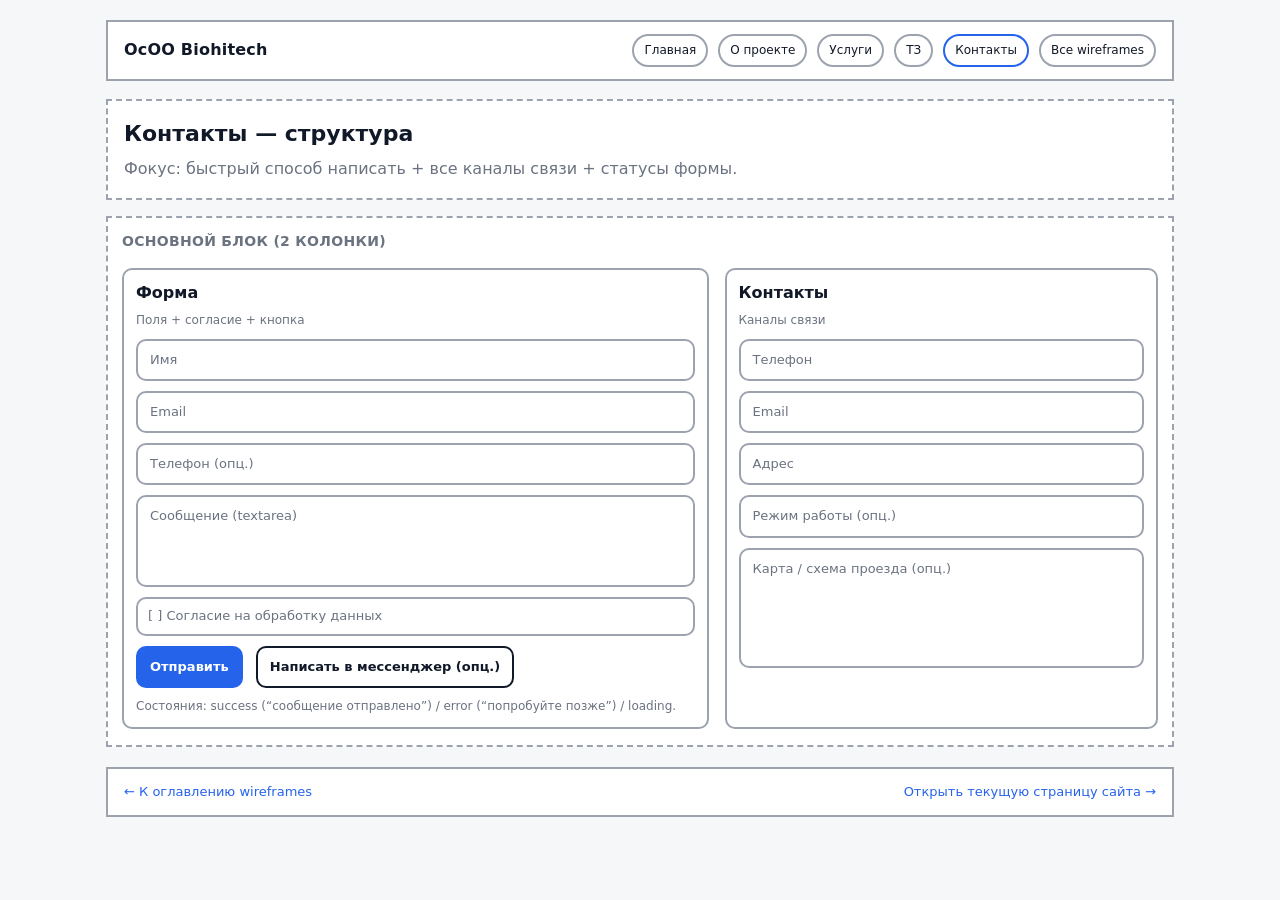
<file: wf-contacts.html>
<!DOCTYPE html>
<html lang="ru">
<head>
  <meta charset="UTF-8" />
  <meta name="viewport" content="width=device-width, initial-scale=1.0" />
  <title>WF — Контакты</title>
  <link rel="stylesheet" href="wireframes.css" />
</head>
<body>
  <div class="wf-wrap">
    <header class="wf-topbar">
      <div class="wf-brand">OcOO Biohitech</div>
      <nav class="wf-nav" aria-label="Меню">
        <a class="wf-pill" href="wf-home.html">Главная</a>
        <a class="wf-pill" href="wf-about.html">О проекте</a>
        <a class="wf-pill" href="wf-services.html">Услуги</a>
        <a class="wf-pill" href="wf-tz.html">ТЗ</a>
        <a class="wf-pill" href="wf-contacts.html" aria-current="page">Контакты</a>
        <a class="wf-pill" href="wireframes.html">Все wireframes</a>
      </nav>
    </header>

    <section class="wf-page-head">
      <h1 class="wf-h1">Контакты — структура</h1>
      <p class="wf-lead">Фокус: быстрый способ написать + все каналы связи + статусы формы.</p>
    </section>

    <section class="wf-section">
      <h2 class="wf-section-title">Основной блок (2 колонки)</h2>
      <div class="wf-grid-2">
        <div class="wf-box">
          <strong>Форма</strong>
          <div class="wf-meta" style="margin-top: 8px;">Поля + согласие + кнопка</div>
          <div class="wf-form" style="margin-top: 10px;">
            <div class="wf-field">Имя</div>
            <div class="wf-field">Email</div>
            <div class="wf-field">Телефон (опц.)</div>
            <div class="wf-field" style="min-height: 92px;">Сообщение (textarea)</div>
            <div class="wf-field small">[ ] Согласие на обработку данных</div>
            <div>
              <span class="wf-cta primary">Отправить</span>
              <span class="wf-cta" style="margin-left: 8px;">Написать в мессенджер (опц.)</span>
            </div>
            <div class="wf-meta">
              Состояния: success (“сообщение отправлено”) / error (“попробуйте позже”) / loading.
            </div>
          </div>
        </div>

        <div class="wf-box">
          <strong>Контакты</strong>
          <div class="wf-meta" style="margin-top: 8px;">Каналы связи</div>
          <div class="wf-field" style="margin-top: 10px;">Телефон</div>
          <div class="wf-field" style="margin-top: 10px;">Email</div>
          <div class="wf-field" style="margin-top: 10px;">Адрес</div>
          <div class="wf-field" style="margin-top: 10px;">Режим работы (опц.)</div>
          <div class="wf-field" style="margin-top: 10px; min-height: 120px;">Карта / схема проезда (опц.)</div>
        </div>
      </div>
    </section>

    <footer class="wf-footer">
      <div><a href="wireframes.html">← К оглавлению wireframes</a></div>
      <div><a href="contacts.html">Открыть текущую страницу сайта →</a></div>
    </footer>
  </div>
</body>
</html>
</file>
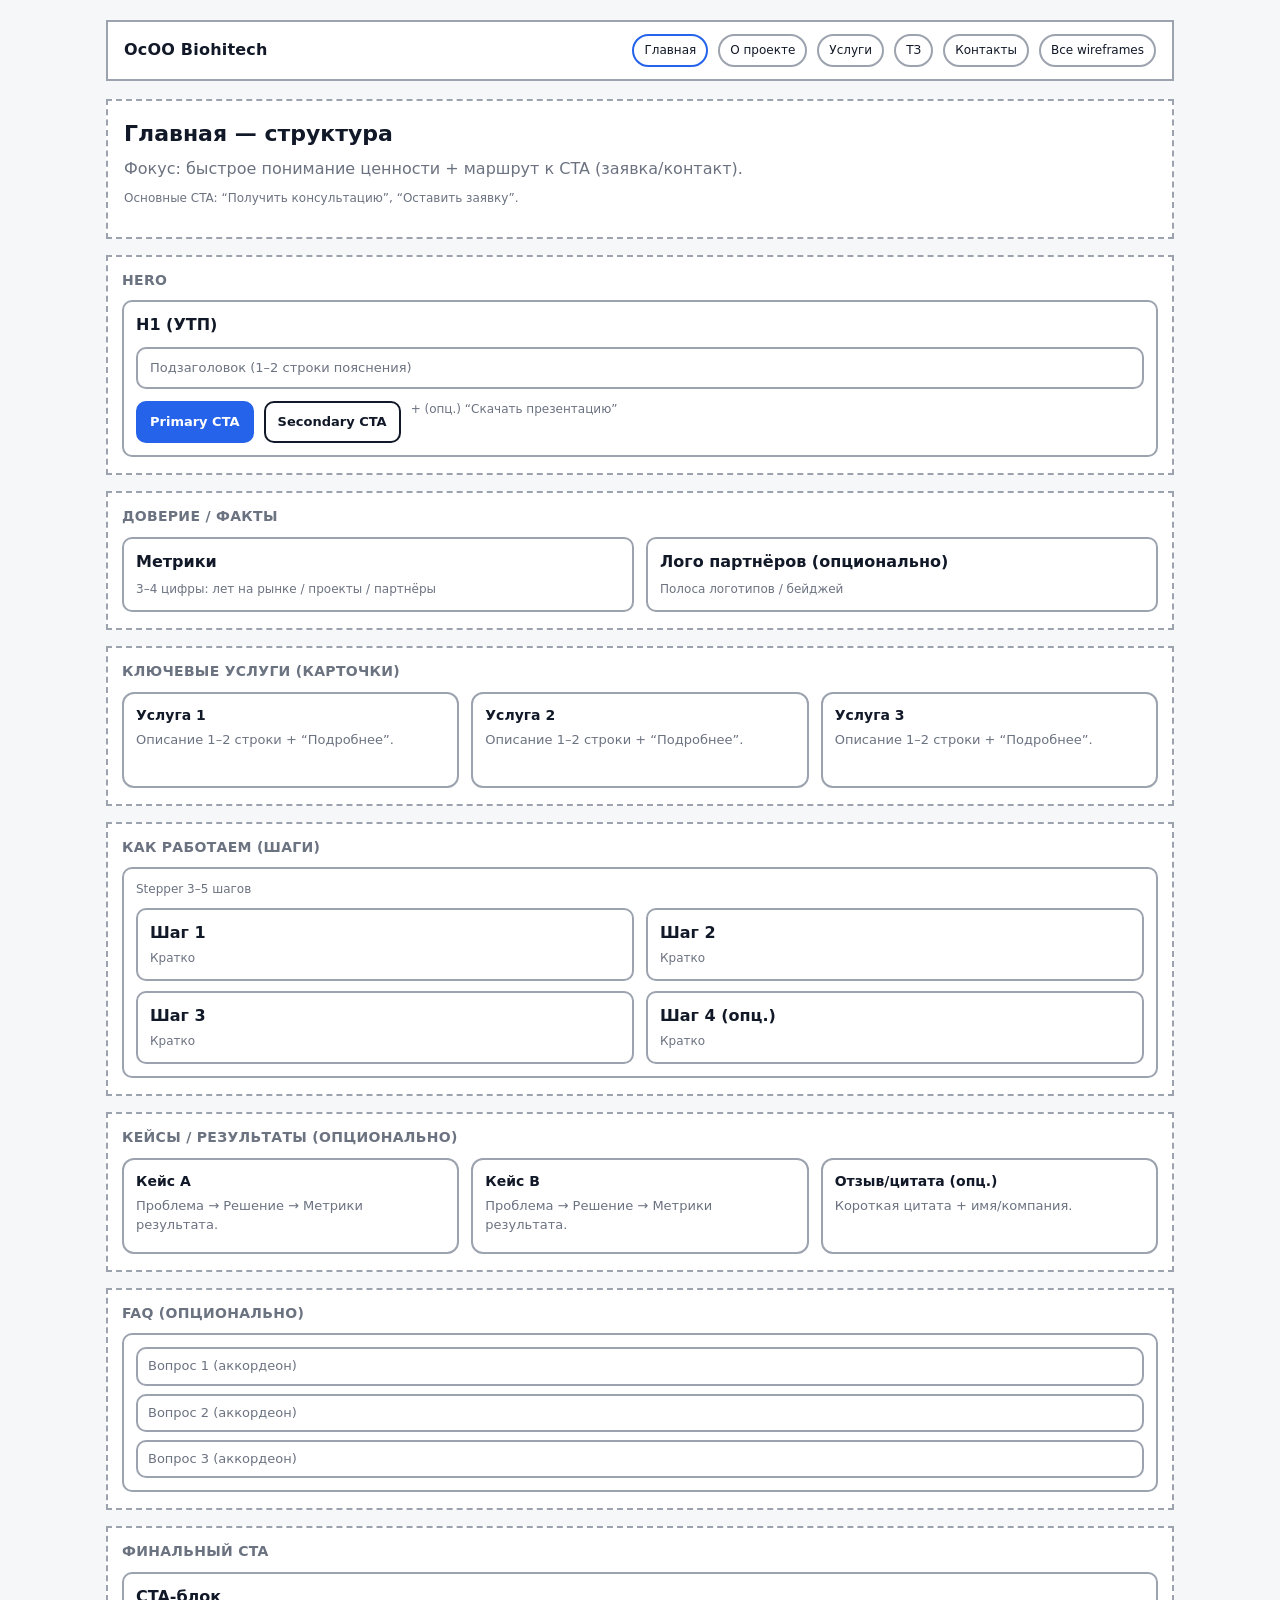
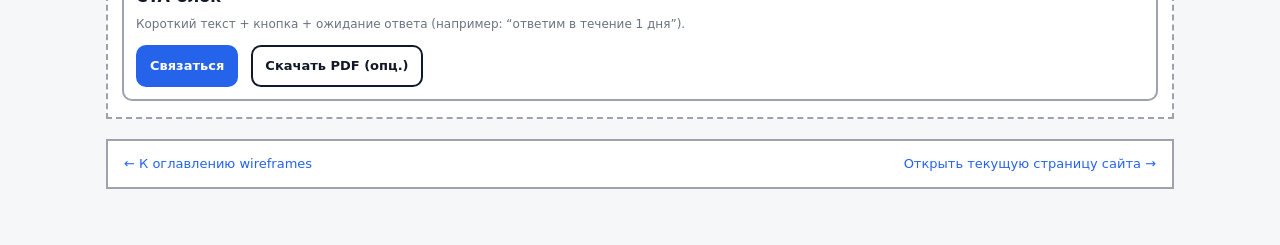
<file: wf-home.html>
<!DOCTYPE html>
<html lang="ru">
<head>
  <meta charset="UTF-8" />
  <meta name="viewport" content="width=device-width, initial-scale=1.0" />
  <title>WF — Главная</title>
  <link rel="stylesheet" href="wireframes.css" />
</head>
<body>
  <div class="wf-wrap">
    <header class="wf-topbar">
      <div class="wf-brand">OcOO Biohitech</div>
      <nav class="wf-nav" aria-label="Меню">
        <a class="wf-pill" href="wf-home.html" aria-current="page">Главная</a>
        <a class="wf-pill" href="wf-about.html">О проекте</a>
        <a class="wf-pill" href="wf-services.html">Услуги</a>
        <a class="wf-pill" href="wf-tz.html">ТЗ</a>
        <a class="wf-pill" href="wf-contacts.html">Контакты</a>
        <a class="wf-pill" href="wireframes.html">Все wireframes</a>
      </nav>
    </header>

    <section class="wf-page-head">
      <h1 class="wf-h1">Главная — структура</h1>
      <p class="wf-lead">Фокус: быстрое понимание ценности + маршрут к CTA (заявка/контакт).</p>
      <p class="wf-meta" style="margin-top: 10px;">Основные CTA: “Получить консультацию”, “Оставить заявку”.</p>
    </section>

    <section class="wf-section">
      <h2 class="wf-section-title">Hero</h2>
      <div class="wf-box">
        <div><strong>H1 (УТП)</strong></div>
        <div class="wf-field" style="margin-top: 10px;">Подзаголовок (1–2 строки пояснения)</div>
        <div style="display: flex; flex-wrap: wrap; gap: 10px; margin-top: 12px;">
          <span class="wf-cta primary">Primary CTA</span>
          <span class="wf-cta">Secondary CTA</span>
          <span class="wf-meta">+ (опц.) “Скачать презентацию”</span>
        </div>
      </div>
    </section>

    <section class="wf-section">
      <h2 class="wf-section-title">Доверие / факты</h2>
      <div class="wf-row">
        <div class="wf-box">
          <strong>Метрики</strong>
          <div class="wf-meta" style="margin-top: 8px;">3–4 цифры: лет на рынке / проекты / партнёры</div>
        </div>
        <div class="wf-box">
          <strong>Лого партнёров (опционально)</strong>
          <div class="wf-meta" style="margin-top: 8px;">Полоса логотипов / бейджей</div>
        </div>
      </div>
    </section>

    <section class="wf-section">
      <h2 class="wf-section-title">Ключевые услуги (карточки)</h2>
      <div class="wf-cards" role="list">
        <article class="wf-card" role="listitem">
          <h3>Услуга 1</h3>
          <p>Описание 1–2 строки + “Подробнее”.</p>
        </article>
        <article class="wf-card" role="listitem">
          <h3>Услуга 2</h3>
          <p>Описание 1–2 строки + “Подробнее”.</p>
        </article>
        <article class="wf-card" role="listitem">
          <h3>Услуга 3</h3>
          <p>Описание 1–2 строки + “Подробнее”.</p>
        </article>
      </div>
    </section>

    <section class="wf-section">
      <h2 class="wf-section-title">Как работаем (шаги)</h2>
      <div class="wf-box">
        <div class="wf-meta">Stepper 3–5 шагов</div>
        <div class="wf-row" style="margin-top: 10px;">
          <div class="wf-box"><strong>Шаг 1</strong><div class="wf-meta" style="margin-top:6px;">Кратко</div></div>
          <div class="wf-box"><strong>Шаг 2</strong><div class="wf-meta" style="margin-top:6px;">Кратко</div></div>
        </div>
        <div class="wf-row" style="margin-top: 10px;">
          <div class="wf-box"><strong>Шаг 3</strong><div class="wf-meta" style="margin-top:6px;">Кратко</div></div>
          <div class="wf-box"><strong>Шаг 4 (опц.)</strong><div class="wf-meta" style="margin-top:6px;">Кратко</div></div>
        </div>
      </div>
    </section>

    <section class="wf-section">
      <h2 class="wf-section-title">Кейсы / результаты (опционально)</h2>
      <div class="wf-cards" role="list">
        <article class="wf-card" role="listitem">
          <h3>Кейс A</h3>
          <p>Проблема → Решение → Метрики результата.</p>
        </article>
        <article class="wf-card" role="listitem">
          <h3>Кейс B</h3>
          <p>Проблема → Решение → Метрики результата.</p>
        </article>
        <article class="wf-card" role="listitem">
          <h3>Отзыв/цитата (опц.)</h3>
          <p>Короткая цитата + имя/компания.</p>
        </article>
      </div>
    </section>

    <section class="wf-section">
      <h2 class="wf-section-title">FAQ (опционально)</h2>
      <div class="wf-box">
        <div class="wf-field small">Вопрос 1 (аккордеон)</div>
        <div class="wf-field small" style="margin-top: 8px;">Вопрос 2 (аккордеон)</div>
        <div class="wf-field small" style="margin-top: 8px;">Вопрос 3 (аккордеон)</div>
      </div>
    </section>

    <section class="wf-section">
      <h2 class="wf-section-title">Финальный CTA</h2>
      <div class="wf-box">
        <strong>CTA‑блок</strong>
        <div class="wf-meta" style="margin-top: 8px;">Короткий текст + кнопка + ожидание ответа (например: “ответим в течение 1 дня”).</div>
        <div style="margin-top: 12px;">
          <span class="wf-cta primary">Связаться</span>
          <span class="wf-cta" style="margin-left: 8px;">Скачать PDF (опц.)</span>
        </div>
      </div>
    </section>

    <footer class="wf-footer">
      <div><a href="wireframes.html">← К оглавлению wireframes</a></div>
      <div><a href="index.html">Открыть текущую страницу сайта →</a></div>
    </footer>
  </div>
</body>
</html>
</file>
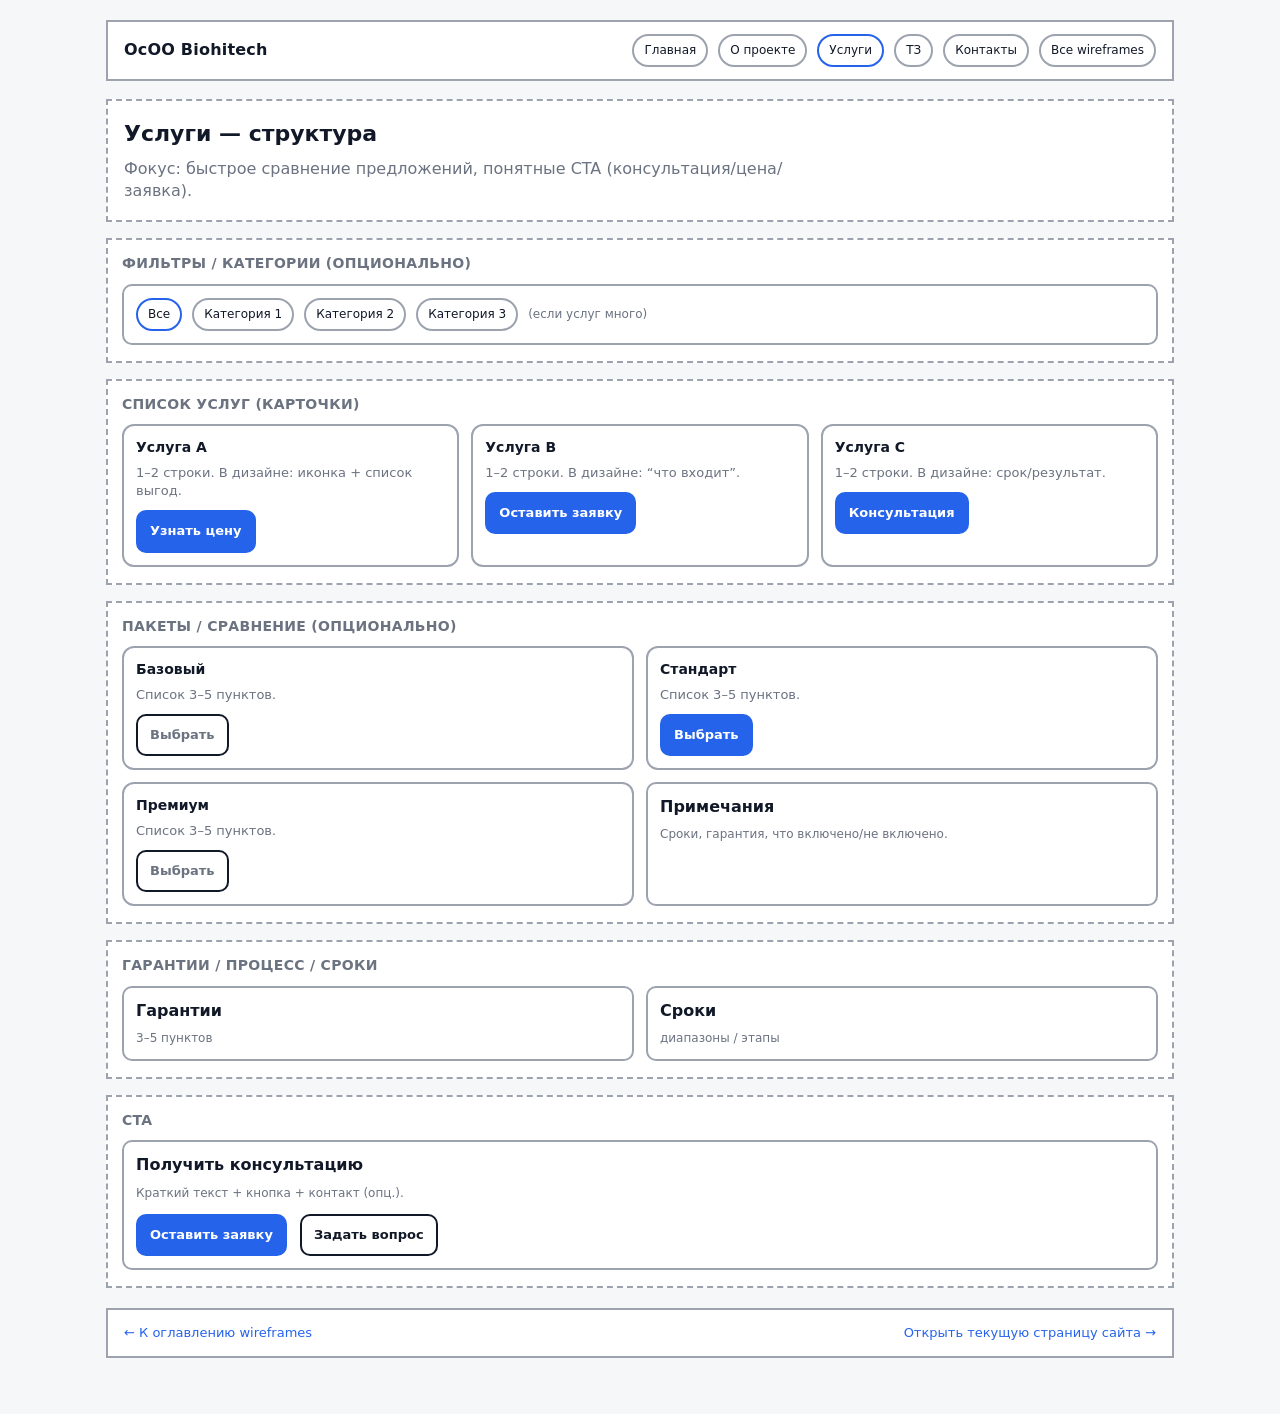
<file: wf-services.html>
<!DOCTYPE html>
<html lang="ru">
<head>
  <meta charset="UTF-8" />
  <meta name="viewport" content="width=device-width, initial-scale=1.0" />
  <title>WF — Услуги</title>
  <link rel="stylesheet" href="wireframes.css" />
</head>
<body>
  <div class="wf-wrap">
    <header class="wf-topbar">
      <div class="wf-brand">OcOO Biohitech</div>
      <nav class="wf-nav" aria-label="Меню">
        <a class="wf-pill" href="wf-home.html">Главная</a>
        <a class="wf-pill" href="wf-about.html">О проекте</a>
        <a class="wf-pill" href="wf-services.html" aria-current="page">Услуги</a>
        <a class="wf-pill" href="wf-tz.html">ТЗ</a>
        <a class="wf-pill" href="wf-contacts.html">Контакты</a>
        <a class="wf-pill" href="wireframes.html">Все wireframes</a>
      </nav>
    </header>

    <section class="wf-page-head">
      <h1 class="wf-h1">Услуги — структура</h1>
      <p class="wf-lead">Фокус: быстрое сравнение предложений, понятные CTA (консультация/цена/заявка).</p>
    </section>

    <section class="wf-section">
      <h2 class="wf-section-title">Фильтры / категории (опционально)</h2>
      <div class="wf-box" style="display:flex; flex-wrap:wrap; gap:10px;">
        <span class="wf-pill" aria-current="page">Все</span>
        <span class="wf-pill">Категория 1</span>
        <span class="wf-pill">Категория 2</span>
        <span class="wf-pill">Категория 3</span>
        <span class="wf-meta" style="align-self:center;">(если услуг много)</span>
      </div>
    </section>

    <section class="wf-section">
      <h2 class="wf-section-title">Список услуг (карточки)</h2>
      <div class="wf-cards" role="list">
        <article class="wf-card" role="listitem">
          <h3>Услуга A</h3>
          <p>1–2 строки. В дизайне: иконка + список выгод.</p>
          <p style="margin-top: 10px;"><span class="wf-cta primary">Узнать цену</span></p>
        </article>
        <article class="wf-card" role="listitem">
          <h3>Услуга B</h3>
          <p>1–2 строки. В дизайне: “что входит”.</p>
          <p style="margin-top: 10px;"><span class="wf-cta primary">Оставить заявку</span></p>
        </article>
        <article class="wf-card" role="listitem">
          <h3>Услуга C</h3>
          <p>1–2 строки. В дизайне: срок/результат.</p>
          <p style="margin-top: 10px;"><span class="wf-cta primary">Консультация</span></p>
        </article>
      </div>
    </section>

    <section class="wf-section">
      <h2 class="wf-section-title">Пакеты / сравнение (опционально)</h2>
      <div class="wf-row">
        <div class="wf-card">
          <h3>Базовый</h3>
          <p>Список 3–5 пунктов.</p>
          <p style="margin-top: 10px;"><span class="wf-cta">Выбрать</span></p>
        </div>
        <div class="wf-card">
          <h3>Стандарт</h3>
          <p>Список 3–5 пунктов.</p>
          <p style="margin-top: 10px;"><span class="wf-cta primary">Выбрать</span></p>
        </div>
      </div>
      <div class="wf-row" style="margin-top: 12px;">
        <div class="wf-card">
          <h3>Премиум</h3>
          <p>Список 3–5 пунктов.</p>
          <p style="margin-top: 10px;"><span class="wf-cta">Выбрать</span></p>
        </div>
        <div class="wf-box">
          <strong>Примечания</strong>
          <div class="wf-meta" style="margin-top: 8px;">Сроки, гарантия, что включено/не включено.</div>
        </div>
      </div>
    </section>

    <section class="wf-section">
      <h2 class="wf-section-title">Гарантии / процесс / сроки</h2>
      <div class="wf-row">
        <div class="wf-box"><strong>Гарантии</strong><div class="wf-meta" style="margin-top:8px;">3–5 пунктов</div></div>
        <div class="wf-box"><strong>Сроки</strong><div class="wf-meta" style="margin-top:8px;">диапазоны / этапы</div></div>
      </div>
    </section>

    <section class="wf-section">
      <h2 class="wf-section-title">CTA</h2>
      <div class="wf-box">
        <strong>Получить консультацию</strong>
        <div class="wf-meta" style="margin-top: 8px;">Краткий текст + кнопка + контакт (опц.).</div>
        <div style="margin-top: 12px;">
          <span class="wf-cta primary">Оставить заявку</span>
          <span class="wf-cta" style="margin-left: 8px;">Задать вопрос</span>
        </div>
      </div>
    </section>

    <footer class="wf-footer">
      <div><a href="wireframes.html">← К оглавлению wireframes</a></div>
      <div><a href="services.html">Открыть текущую страницу сайта →</a></div>
    </footer>
  </div>
</body>
</html>
</file>
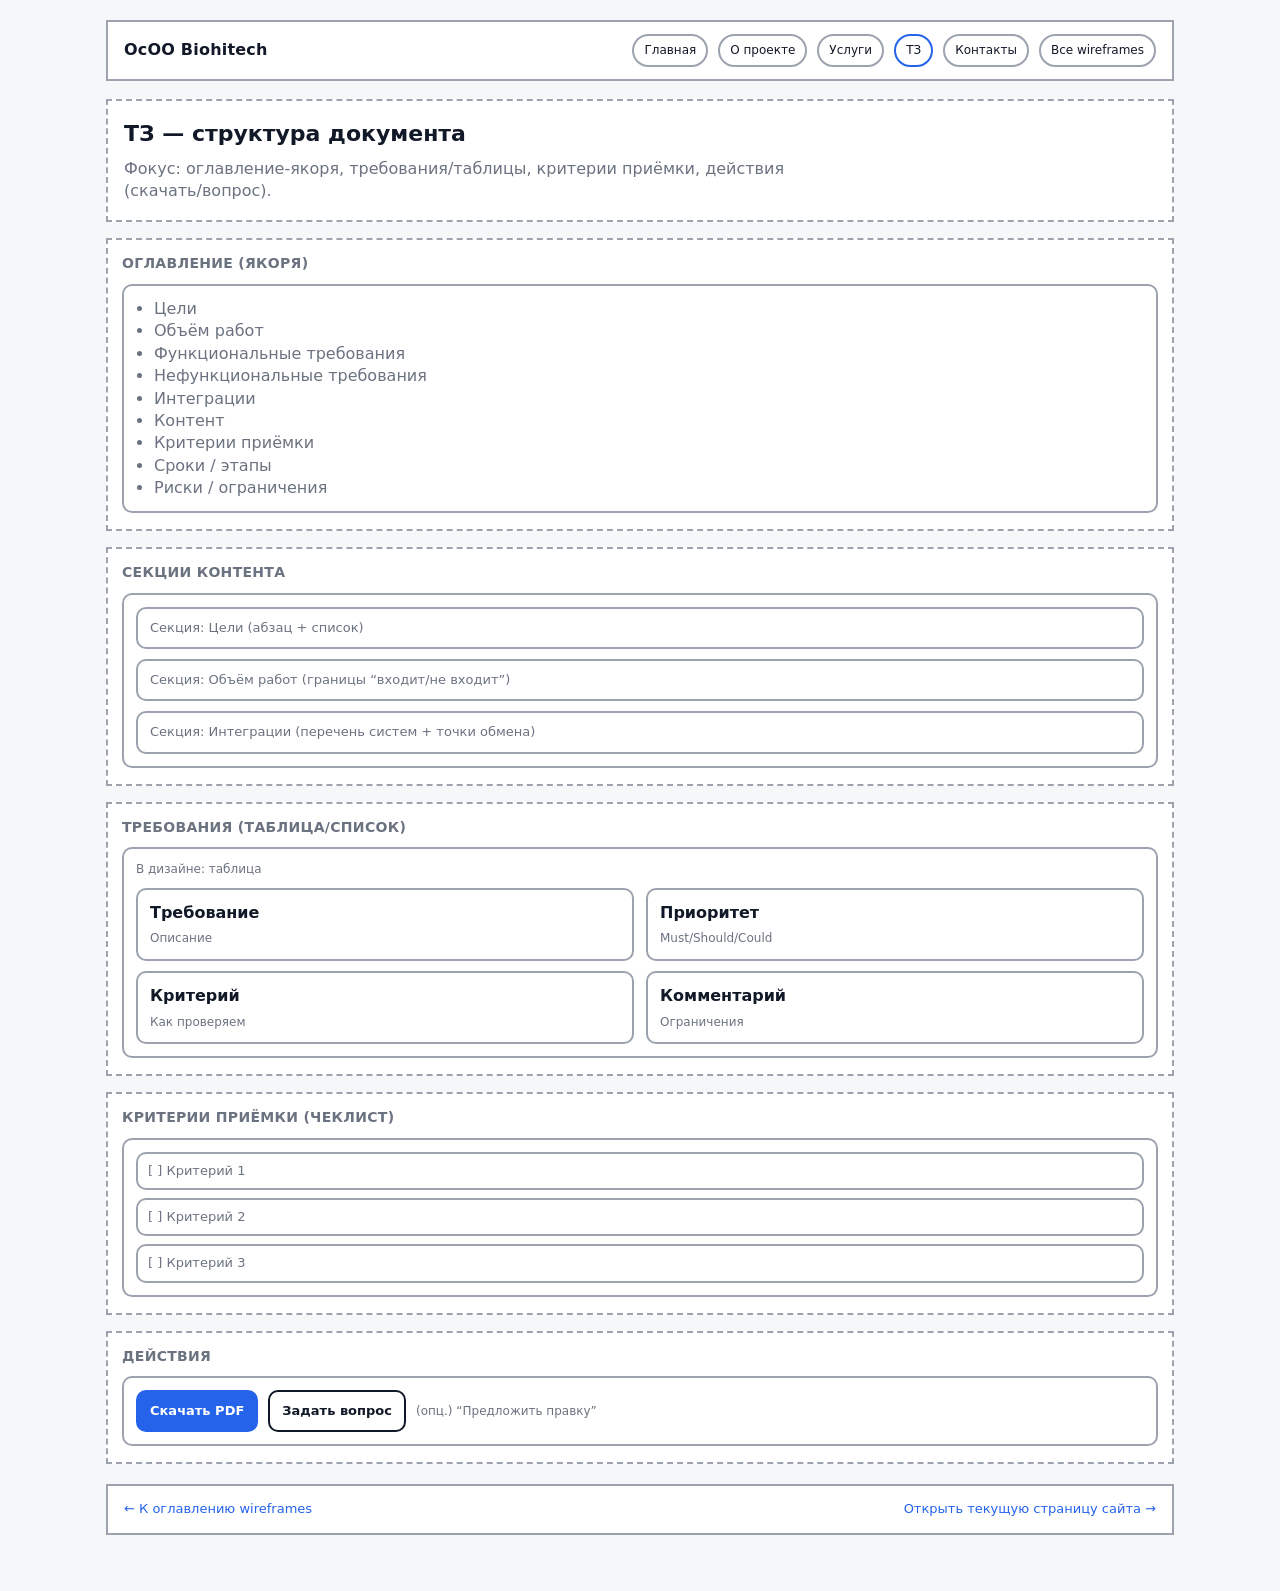
<file: wf-tz.html>
<!DOCTYPE html>
<html lang="ru">
<head>
  <meta charset="UTF-8" />
  <meta name="viewport" content="width=device-width, initial-scale=1.0" />
  <title>WF — ТЗ</title>
  <link rel="stylesheet" href="wireframes.css" />
</head>
<body>
  <div class="wf-wrap">
    <header class="wf-topbar">
      <div class="wf-brand">OcOO Biohitech</div>
      <nav class="wf-nav" aria-label="Меню">
        <a class="wf-pill" href="wf-home.html">Главная</a>
        <a class="wf-pill" href="wf-about.html">О проекте</a>
        <a class="wf-pill" href="wf-services.html">Услуги</a>
        <a class="wf-pill" href="wf-tz.html" aria-current="page">ТЗ</a>
        <a class="wf-pill" href="wf-contacts.html">Контакты</a>
        <a class="wf-pill" href="wireframes.html">Все wireframes</a>
      </nav>
    </header>

    <section class="wf-page-head">
      <h1 class="wf-h1">ТЗ — структура документа</h1>
      <p class="wf-lead">Фокус: оглавление-якоря, требования/таблицы, критерии приёмки, действия (скачать/вопрос).</p>
    </section>

    <section class="wf-section">
      <h2 class="wf-section-title">Оглавление (якоря)</h2>
      <div class="wf-box">
        <ul class="wf-list">
          <li>Цели</li>
          <li>Объём работ</li>
          <li>Функциональные требования</li>
          <li>Нефункциональные требования</li>
          <li>Интеграции</li>
          <li>Контент</li>
          <li>Критерии приёмки</li>
          <li>Сроки / этапы</li>
          <li>Риски / ограничения</li>
        </ul>
      </div>
    </section>

    <section class="wf-section">
      <h2 class="wf-section-title">Секции контента</h2>
      <div class="wf-box">
        <div class="wf-field">Секция: Цели (абзац + список)</div>
        <div class="wf-field" style="margin-top: 10px;">Секция: Объём работ (границы “входит/не входит”)</div>
        <div class="wf-field" style="margin-top: 10px;">Секция: Интеграции (перечень систем + точки обмена)</div>
      </div>
    </section>

    <section class="wf-section">
      <h2 class="wf-section-title">Требования (таблица/список)</h2>
      <div class="wf-box">
        <div class="wf-meta">В дизайне: таблица</div>
        <div class="wf-row" style="margin-top: 10px;">
          <div class="wf-box"><strong>Требование</strong><div class="wf-meta" style="margin-top:6px;">Описание</div></div>
          <div class="wf-box"><strong>Приоритет</strong><div class="wf-meta" style="margin-top:6px;">Must/Should/Could</div></div>
        </div>
        <div class="wf-row" style="margin-top: 10px;">
          <div class="wf-box"><strong>Критерий</strong><div class="wf-meta" style="margin-top:6px;">Как проверяем</div></div>
          <div class="wf-box"><strong>Комментарий</strong><div class="wf-meta" style="margin-top:6px;">Ограничения</div></div>
        </div>
      </div>
    </section>

    <section class="wf-section">
      <h2 class="wf-section-title">Критерии приёмки (чеклист)</h2>
      <div class="wf-box">
        <div class="wf-field small">[ ] Критерий 1</div>
        <div class="wf-field small" style="margin-top: 8px;">[ ] Критерий 2</div>
        <div class="wf-field small" style="margin-top: 8px;">[ ] Критерий 3</div>
      </div>
    </section>

    <section class="wf-section">
      <h2 class="wf-section-title">Действия</h2>
      <div class="wf-box">
        <div style="display:flex; flex-wrap:wrap; gap:10px;">
          <span class="wf-cta primary">Скачать PDF</span>
          <span class="wf-cta">Задать вопрос</span>
          <span class="wf-meta" style="align-self:center;">(опц.) “Предложить правку”</span>
        </div>
      </div>
    </section>

    <footer class="wf-footer">
      <div><a href="wireframes.html">← К оглавлению wireframes</a></div>
      <div><a href="tz.html">Открыть текущую страницу сайта →</a></div>
    </footer>
  </div>
</body>
</html>
</file>
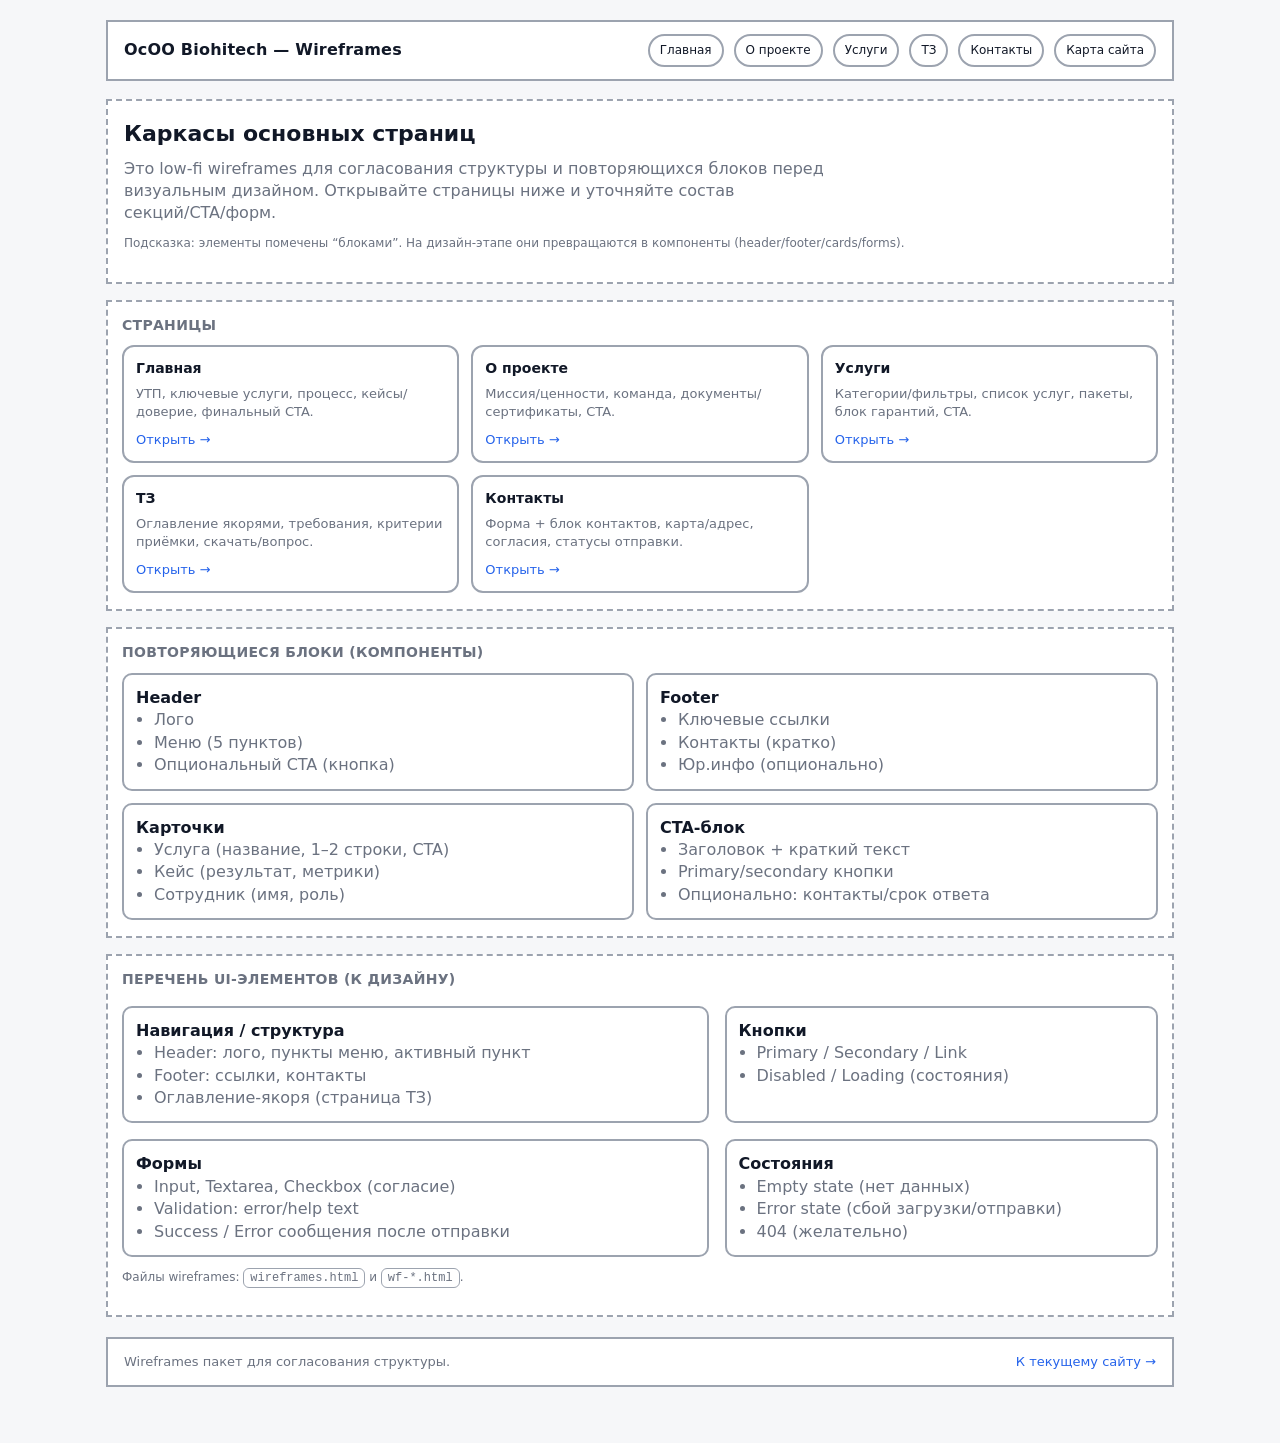
<file: wireframes.html>
<!DOCTYPE html>
<html lang="ru">
<head>
  <meta charset="UTF-8" />
  <meta name="viewport" content="width=device-width, initial-scale=1.0" />
  <title>Wireframes — OcOO Biohitech</title>
  <link rel="stylesheet" href="wireframes.css" />
</head>
<body>
  <div class="wf-wrap">
    <header class="wf-topbar">
      <div class="wf-brand">OcOO Biohitech — Wireframes</div>
      <nav class="wf-nav" aria-label="Wireframes навигация">
        <a class="wf-pill" href="wf-home.html">Главная</a>
        <a class="wf-pill" href="wf-about.html">О проекте</a>
        <a class="wf-pill" href="wf-services.html">Услуги</a>
        <a class="wf-pill" href="wf-tz.html">ТЗ</a>
        <a class="wf-pill" href="wf-contacts.html">Контакты</a>
        <a class="wf-pill" href="sitemap.html">Карта сайта</a>
      </nav>
    </header>

    <section class="wf-page-head">
      <h1 class="wf-h1">Каркасы основных страниц</h1>
      <p class="wf-lead">
        Это low‑fi wireframes для согласования структуры и повторяющихся блоков перед визуальным дизайном.
        Открывайте страницы ниже и уточняйте состав секций/CTA/форм.
      </p>
      <p class="wf-meta" style="margin-top: 10px;">
        Подсказка: элементы помечены “блоками”. На дизайн‑этапе они превращаются в компоненты (header/footer/cards/forms).
      </p>
    </section>

    <section class="wf-section">
      <h2 class="wf-section-title">Страницы</h2>
      <div class="wf-cards" role="list">
        <article class="wf-card" role="listitem">
          <h3>Главная</h3>
          <p>УТП, ключевые услуги, процесс, кейсы/доверие, финальный CTA.</p>
          <p style="margin-top: 10px;"><a href="wf-home.html">Открыть →</a></p>
        </article>
        <article class="wf-card" role="listitem">
          <h3>О проекте</h3>
          <p>Миссия/ценности, команда, документы/сертификаты, CTA.</p>
          <p style="margin-top: 10px;"><a href="wf-about.html">Открыть →</a></p>
        </article>
        <article class="wf-card" role="listitem">
          <h3>Услуги</h3>
          <p>Категории/фильтры, список услуг, пакеты, блок гарантий, CTA.</p>
          <p style="margin-top: 10px;"><a href="wf-services.html">Открыть →</a></p>
        </article>
        <article class="wf-card" role="listitem">
          <h3>ТЗ</h3>
          <p>Оглавление якорями, требования, критерии приёмки, скачать/вопрос.</p>
          <p style="margin-top: 10px;"><a href="wf-tz.html">Открыть →</a></p>
        </article>
        <article class="wf-card" role="listitem">
          <h3>Контакты</h3>
          <p>Форма + блок контактов, карта/адрес, согласия, статусы отправки.</p>
          <p style="margin-top: 10px;"><a href="wf-contacts.html">Открыть →</a></p>
        </article>
      </div>
    </section>

    <section class="wf-section">
      <h2 class="wf-section-title">Повторяющиеся блоки (компоненты)</h2>
      <div class="wf-row">
        <div class="wf-box">
          <strong>Header</strong>
          <ul class="wf-list">
            <li>Лого</li>
            <li>Меню (5 пунктов)</li>
            <li>Опциональный CTA (кнопка)</li>
          </ul>
        </div>
        <div class="wf-box">
          <strong>Footer</strong>
          <ul class="wf-list">
            <li>Ключевые ссылки</li>
            <li>Контакты (кратко)</li>
            <li>Юр.инфо (опционально)</li>
          </ul>
        </div>
      </div>
      <div class="wf-row" style="margin-top: 12px;">
        <div class="wf-box">
          <strong>Карточки</strong>
          <ul class="wf-list">
            <li>Услуга (название, 1–2 строки, CTA)</li>
            <li>Кейс (результат, метрики)</li>
            <li>Сотрудник (имя, роль)</li>
          </ul>
        </div>
        <div class="wf-box">
          <strong>CTA‑блок</strong>
          <ul class="wf-list">
            <li>Заголовок + краткий текст</li>
            <li>Primary/secondary кнопки</li>
            <li>Опционально: контакты/срок ответа</li>
          </ul>
        </div>
      </div>
    </section>

    <section class="wf-section">
      <h2 class="wf-section-title">Перечень UI‑элементов (к дизайну)</h2>
      <div class="wf-grid-2">
        <div class="wf-box">
          <strong>Навигация / структура</strong>
          <ul class="wf-list">
            <li>Header: лого, пункты меню, активный пункт</li>
            <li>Footer: ссылки, контакты</li>
            <li>Оглавление‑якоря (страница ТЗ)</li>
          </ul>
        </div>
        <div class="wf-box">
          <strong>Кнопки</strong>
          <ul class="wf-list">
            <li>Primary / Secondary / Link</li>
            <li>Disabled / Loading (состояния)</li>
          </ul>
        </div>
        <div class="wf-box">
          <strong>Формы</strong>
          <ul class="wf-list">
            <li>Input, Textarea, Checkbox (согласие)</li>
            <li>Validation: error/help text</li>
            <li>Success / Error сообщения после отправки</li>
          </ul>
        </div>
        <div class="wf-box">
          <strong>Состояния</strong>
          <ul class="wf-list">
            <li>Empty state (нет данных)</li>
            <li>Error state (сбой загрузки/отправки)</li>
            <li>404 (желательно)</li>
          </ul>
        </div>
      </div>
      <p class="wf-meta" style="margin-top: 12px;">
        Файлы wireframes: <span class="wf-kbd">wireframes.html</span> и <span class="wf-kbd">wf-*.html</span>.
      </p>
    </section>

    <footer class="wf-footer">
      <div>Wireframes пакет для согласования структуры.</div>
      <div><a href="index.html">К текущему сайту →</a></div>
    </footer>
  </div>
</body>
</html>
</file>
<file: assets/css/main.css>
/* =========================================
   OcOO Biohitech — Light Corporate Design
   - Palette: clean white + light grays
   - Accent: green + dark navy
   - Typography: modern neutral stack (Inter if installed)
   - UI: soft radiuses, subtle borders
   ========================================= */
:root {
  --bg: #ffffff;
  --surface: #f8fafb;
  --surface-2: #f0f3f6;
  --border: rgba(51, 65, 85, 0.12);
  --border-strong: rgba(51, 65, 85, 0.18);

  --text: #1a202c;
  --muted: #64748b;

  --accent: #16a34a;
  --accent-hover: #15803d;
  --accent-2: #10b981;
  --danger: #dc2626;

  --shadow: 0 4px 12px rgba(0, 0, 0, 0.08);
  --radius: 12px;
  --radius-sm: 8px;
  --ring: 0 0 0 3px rgba(22, 163, 74, 0.1);

  --container: 72rem;
  --gap: 1.25rem;

  --font: "Inter", system-ui, -apple-system, "Segoe UI", Roboto, Arial, sans-serif;

  /* Spacing scale (8px base) */
  --s-1: 0.25rem; /* 4 */
  --s-2: 0.5rem;  /* 8 */
  --s-3: 0.75rem; /* 12 */
  --s-4: 1rem;    /* 16 */
  --s-5: 1.25rem; /* 20 */
  --s-6: 1.5rem;  /* 24 */
  --s-8: 2rem;    /* 32 */

  /* Typography scale */
  --fs-small: 0.875rem;
  --fs-body: 1rem;
  --fs-h3: 1.125rem;
  --fs-h2: 1.375rem;
  --fs-h1: 1.75rem;
  --fs-d1: 2.25rem;

  --lh-tight: 1.12;
  --lh-body: 1.55;
}

*,
*::before,
*::after {
  box-sizing: border-box;
}

body {
  margin: 0;
  min-height: 100vh;
  font-family: var(--font);
  background: var(--bg);
  color: var(--text);
  line-height: var(--lh-body);
}

a {
  color: var(--accent);
  text-decoration: none;
}

a:hover {
  color: var(--accent-hover);
}

.muted { color: var(--muted); }

/* Focus */
.btn:focus-visible,
input:focus-visible,
textarea:focus-visible,
select:focus-visible {
  outline: none;
  box-shadow: var(--ring);
}

.site-header {
  display: flex;
  flex-wrap: wrap;
  align-items: center;
  justify-content: space-between;
  gap: 1rem;
  padding: 0.85rem 1.5rem;
  border-bottom: 1px solid var(--border);
  background: #ffffff;
  position: sticky;
  top: 0;
  z-index: 20;
  box-shadow: 0 1px 3px rgba(0, 0, 0, 0.05);
}

/* Header branding */
.header-left { display: flex; align-items: center; gap: 1rem; min-width: 220px; }
.header-cta { display: flex; flex-wrap: wrap; align-items: center; gap: 0.75rem; }

.brand {
  display: inline-flex;
  align-items: center;
  gap: 0.75rem;
  color: var(--text);
  min-width: 220px;
}
.brand:hover { color: var(--text); }

.brand-mark {
  width: 38px;
  height: 38px;
  border-radius: 12px;
  display: grid;
  place-items: center;
  background: linear-gradient(135deg, rgba(22, 163, 74, 0.08), rgba(16, 185, 129, 0.06));
  border: 1px solid rgba(22, 163, 74, 0.2);
  box-shadow: 0 2px 6px rgba(0, 0, 0, 0.06);
  color: var(--accent);
}
.brand-mark svg { width: 22px; height: 22px; display: block; }

.brand-text { display: grid; line-height: 1.1; }
.brand-name { font-weight: 760; letter-spacing: 0.2px; }
.brand-tagline { margin-top: 2px; font-size: 0.82rem; color: var(--muted); }
.brand--footer .brand-tagline { display: none; }

.nav {
  display: flex;
  flex-wrap: wrap;
  gap: 0.35rem;
  align-items: center;
}

.nav a {
  color: var(--text);
  padding: 0.45rem 0.65rem;
  border-radius: 999px;
  border: 1px solid transparent;
  font-weight: 500;
  transition: all 0.2s ease;
}

.nav a:hover {
  color: var(--accent);
  border-color: var(--accent);
  background: transparent;
  box-shadow: inset 0 0 0 2px var(--accent);
}

.nav a[aria-current="page"] {
  color: var(--accent);
  border-color: var(--accent);
  background: rgba(22, 163, 74, 0.08);
}

.nav-sitemap {
  opacity: 0.9;
}

.main {
  max-width: var(--container);
  margin: 0 auto;
  padding: 2.25rem 1.5rem 3.5rem;
}

/* Buttons (UI-kit) */
.btn {
  display: inline-flex;
  align-items: center;
  justify-content: center;
  gap: 0.5rem;
  padding: 0.72rem 1.05rem;
  border-radius: 12px;
  font-weight: 680;
  border: 1px solid transparent;
  transition: transform 0.15s ease, background 0.15s ease, border-color 0.15s ease, box-shadow 0.15s ease, color 0.15s ease;
  user-select: none;
  cursor: pointer;
}
.btn:active { transform: translateY(1px); }
.btn[disabled],
.btn:disabled {
  opacity: 0.55;
  cursor: not-allowed;
  transform: none;
}

.btn--sm { padding: 0.55rem 0.85rem; border-radius: 12px; font-size: 0.92rem; }
.btn--lg { padding: 0.88rem 1.15rem; border-radius: 14px; font-size: 1.03rem; }

.btn--primary {
  background: linear-gradient(180deg, rgba(22, 163, 74, 1), rgba(22, 163, 74, 0.9));
  color: #ffffff;
  box-shadow: 0 4px 12px rgba(22, 163, 74, 0.25);
}
.btn--primary:hover {
  background: linear-gradient(180deg, rgba(21, 128, 61, 1), rgba(21, 128, 61, 0.9));
  color: #ffffff;
}

.btn--secondary {
  background: var(--surface);
  border-color: var(--border);
  color: var(--text);
}
.btn--secondary:hover {
  background: var(--surface-2);
  border-color: var(--border-strong);
  color: var(--text);
}

.btn--ghost {
  background: transparent;
  border-color: var(--border);
  color: var(--text);
}
.btn--ghost:hover {
  background: var(--surface);
  border-color: var(--border-strong);
  color: var(--accent);
}

.btn--danger {
  background: rgba(220, 38, 38, 0.1);
  border-color: rgba(220, 38, 38, 0.2);
  color: #dc2626;
}
.btn--danger:hover {
  background: rgba(220, 38, 38, 0.15);
  border-color: rgba(220, 38, 38, 0.3);
  color: #b91c1c;
}

.btn--link {
  padding: 0;
  border: none;
  background: transparent;
  border-radius: 0;
  color: var(--accent);
  font-weight: 680;
}
.btn--link:hover { color: var(--accent-hover); }

/* Layout helpers */
.grid { display: grid; gap: var(--gap); }
.grid.two { grid-template-columns: repeat(2, minmax(0, 1fr)); }
.grid.three { grid-template-columns: repeat(3, minmax(0, 1fr)); }
.grid.four { grid-template-columns: repeat(4, minmax(0, 1fr)); }

/* Sections */
.section { margin-top: 3rem; }
.section-head {
  display: grid;
  gap: 0.35rem;
  margin-bottom: 1.25rem;
  max-width: 68ch;
}
.section-head h2 {
  margin: 0;
  font-size: clamp(1.25rem, 2.2vw, 1.65rem);
  letter-spacing: -0.2px;
}
.section-head p { margin: 0; color: var(--muted); }

/* Cards (UI-kit) */
.card {
  background: var(--surface);
  border: 1px solid var(--border);
  border-radius: var(--radius);
  padding: 1.25rem;
  box-shadow: 0 1px 3px rgba(41, 37, 37, 0.05);
}
.card h3 { margin: 0 0 0.45rem; font-size: 1.05rem; letter-spacing: -0.2px; }
.card p { margin: 0; }

.card--soft {
  background: linear-gradient(180deg, rgba(22, 163, 74, 0.04), rgba(16, 185, 129, 0.03));
  border-color: rgba(22, 163, 74, 0.15);
}

/* Hero */
.hero {
  border: 1px solid var(--border);
  border-radius: 22px;
  padding: clamp(1.25rem, 3.4vw, 2rem);
  background: linear-gradient(135deg, rgba(22, 163, 74, 0.02), rgba(16, 185, 129, 0.02));
  box-shadow: 0 2px 8px rgba(0, 0, 0, 0.04);
}

.hero-inner {
  display: grid;
  grid-template-columns: 1.25fr 0.9fr;
  gap: clamp(1.25rem, 3vw, 2rem);
  align-items: center;
}

.eyebrow {
  margin: 0 0 0.5rem;
  color: var(--accent);
  font-weight: 650;
  letter-spacing: 0.2px;
  text-transform: uppercase;
  font-size: 0.75rem;
}

.hero h1 {
  margin: 0 0 0.75rem;
  font-size: clamp(1.9rem, 4.4vw, 3.05rem);
  letter-spacing: -0.8px;
  line-height: 1.05;
  color: var(--text);
}

.hero-lead {
  margin: 0;
  color: var(--muted);
  max-width: 62ch;
}

.hero-actions {
  display: flex;
  flex-wrap: wrap;
  gap: 0.75rem;
  margin-top: 1.25rem;
  align-items: center;
}

.hero-metrics {
  display: grid;
  grid-template-columns: repeat(3, minmax(0, 1fr));
  gap: 0.75rem;
  margin-top: 1.35rem;
}

.metric {
  border: 1px solid var(--border);
  background: var(--surface);
  border-radius: 14px;
  padding: 0.85rem 0.9rem;
}

.metric-value { font-weight: 800; font-size: 1.05rem; letter-spacing: -0.2px; color: var(--text); }
.metric-label { color: var(--muted); font-size: 0.9rem; }

.hero-visual { display: grid; justify-items: end; }
.hero-card {
  width: min(420px, 100%);
  background: var(--surface-2);
  border: 1px solid var(--border);
  border-radius: 18px;
  padding: 1rem;
  position: relative;
  overflow: hidden;
}
.hero-card::before {
  content: "";
  position: absolute;
  inset: -40% -40% auto auto;
  width: 320px;
  height: 320px;
  background: radial-gradient(circle at center, rgba(22, 163, 74, 0.08), transparent 65%);
  transform: translate(10%, -10%);
  filter: blur(2px);
  pointer-events: none;
}
.hero-card-top { display: flex; gap: 0.5rem; position: relative; }
.hero-card-body { margin-top: 0.85rem; position: relative; }
.hero-visual-title { font-weight: 760; letter-spacing: -0.2px; color: var(--text); }
.hero-visual-text { margin-top: 0.35rem; color: var(--muted); }
.hero-card-bottom {
  margin-top: 0.95rem;
  display: flex;
  gap: 0.6rem;
  align-items: center;
  color: var(--muted);
  font-size: 0.88rem;
  position: relative;
}
.mini { color: var(--text); font-weight: 650; }
.dot { width: 4px; height: 4px; border-radius: 999px; background: var(--border-strong); }

/* Chips / Tags */
.chip, .tag {
  display: inline-flex;
  align-items: center;
  gap: 0.4rem;
  padding: 0.35rem 0.6rem;
  border-radius: 999px;
  border: 1px solid var(--border);
  background: var(--surface);
  color: var(--text);
  font-weight: 650;
  font-size: 0.86rem;
}
.chip--ok {
  border-color: rgba(22, 163, 74, 0.3);
  background: rgba(22, 163, 74, 0.08);
  color: #15803d;
}

/* Lists / steps */
.list { margin-top: 0.95rem; display: grid; gap: 0.55rem; }
.list-item { display: grid; grid-template-columns: 12px 1fr; gap: 0.55rem; align-items: start; color: var(--text); }
.bullet { width: 10px; height: 10px; border-radius: 6px; margin-top: 0.25rem; background: linear-gradient(180deg, rgba(22, 163, 74, 0.9), rgba(16, 185, 129, 0.75)); }

.steps { margin-top: 0.9rem; display: grid; gap: 0.6rem; }
.step { display: grid; grid-template-columns: 48px 1fr; gap: 0.75rem; align-items: center; padding: 0.65rem 0.7rem; border-radius: 14px; border: 1px solid var(--border); background: var(--surface); }
.step-n { font-weight: 850; letter-spacing: -0.3px; color: var(--accent); }
.step-t { color: var(--text); font-weight: 620; }

/* Service cards */
.service-top { display: flex; align-items: center; justify-content: space-between; gap: 0.75rem; margin-bottom: 0.75rem; }
.icon-badge {
  width: 42px;
  height: 42px;
  border-radius: 14px;
  display: grid;
  place-items: center;
  background: rgba(22, 163, 74, 0.1);
  border: 1px solid rgba(22, 163, 74, 0.2);
  color: var(--accent);
}
.icon-badge svg { width: 22px; height: 22px; }
.icon-badge img { width: 20px; height: 20px; object-fit: cover; border-radius: 4px; }

/* Advantages */
.adv-list { margin-top: 0.9rem; display: grid; gap: 0.6rem; }
.adv { display: grid; grid-template-columns: 18px 1fr; gap: 0.6rem; align-items: start; color: var(--text); }
.check {
  width: 16px;
  height: 16px;
  margin-top: 0.2rem;
  border-radius: 6px;
  border: 1px solid rgba(22, 163, 74, 0.3);
  background: rgba(22, 163, 74, 0.08);
  position: relative;
}
.check::after {
  content: "";
  position: absolute;
  width: 7px;
  height: 4px;
  border-left: 2px solid var(--accent);
  border-bottom: 2px solid var(--accent);
  transform: rotate(-45deg);
  left: 4px;
  top: 5px;
}

/* Gallery */
.gallery {
  display: grid;
  gap: 1rem;
  grid-template-columns: repeat(3, minmax(0, 1fr));
}
.gallery-item {
  border-radius: 16px;
  overflow: hidden;
  border: 1px solid var(--border);
  background: var(--surface);
  display: grid;
  grid-template-rows: 1fr auto;
  min-height: 180px;
  transition: transform 0.15s ease, border-color 0.15s ease, background 0.15s ease;
  color: var(--text);
}
.gallery-item:hover {
  transform: translateY(-2px);
  border-color: var(--accent);
  background: rgba(22, 163, 74, 0.05);
}
.gallery-ph {
  background: linear-gradient(135deg, rgba(22, 163, 74, 0.08), rgba(16, 185, 129, 0.06));
}
.gallery-cap { padding: 0.75rem 0.85rem; font-weight: 650; color: var(--text); }

/* Forms */
.form { display: grid; gap: 0.9rem; }
.field { display: grid; gap: 0.35rem; }
.field label { font-weight: 650; color: var(--text); }
input, textarea, select {
  width: 100%;
  padding: 0.75rem 0.85rem;
  border-radius: 12px;
  border: 1px solid var(--border);
  background: var(--surface);
  color: var(--text);
  font: inherit;
}
textarea { resize: vertical; min-height: 110px; }
input::placeholder, textarea::placeholder { color: rgba(26, 32, 44, 0.45); }
.help { color: var(--muted); font-size: 0.9rem; }
.field--error input,
.field--error textarea,
.field--error select {
  border-color: rgba(220, 38, 38, 0.35);
  box-shadow: 0 0 0 4px rgba(220, 38, 38, 0.08);
}
.form-actions { display: flex; flex-wrap: wrap; gap: 0.75rem; align-items: center; }
.form-note { margin: 0; color: var(--muted); font-size: 0.9rem; }

.contact-lines { margin-top: 0.85rem; display: grid; gap: 0.55rem; }
.contact-line { display: grid; grid-template-columns: 92px 1fr; gap: 0.75rem; align-items: center; }
.contact-k { color: var(--muted); font-weight: 650; }
.contact-v { color: var(--text); }

.map-ph {
  margin-top: 1rem;
  border-radius: 16px;
  border: 1px dashed var(--border);
  background: var(--surface);
  min-height: 180px;
  display: grid;
  place-items: center;
  color: var(--muted);
  font-weight: 650;
  overflow: hidden;
}

.map-ph img {
  width: 100%;
  height: 100%;
  object-fit: cover;
  display: block;
}

.site-footer {
  margin-top: auto;
  padding: 1.5rem;
  border-top: 1px solid var(--border);
  color: var(--muted);
  font-size: 0.9rem;
  background: var(--surface);
}

.footer-inner {
  max-width: var(--container);
  margin: 0 auto;
  display: flex;
  flex-wrap: wrap;
  gap: 1.25rem;
  justify-content: space-between;
  align-items: center;
}
.footer-left { display: grid; }
.footer-note { margin: 0.75rem 0 0; color: var(--muted); }
.footer-right { display: flex; flex-wrap: wrap; gap: 0.85rem; }
.footer-right a { color: var(--muted); }
.footer-right a:hover { color: var(--text); }

.page-title {
  margin: 0 0 0.5rem;
  font-size: clamp(1.5rem, 3vw, 2rem);
}

.page-lead {
  color: var(--muted);
  margin: 0 0 2rem;
}

/* Sitemap cards */
.sitemap-grid {
  display: grid;
  grid-template-columns: repeat(auto-fill, minmax(260px, 1fr));
  gap: 1.25rem;
}

.sitemap-card {
  display: flex;
  flex-direction: column;
  padding: 1.35rem;
  background: var(--surface);
  border: 1px solid var(--border);
  border-radius: 12px;
  transition: border-color 0.15s, transform 0.15s;
}

.sitemap-card:hover {
  border-color: var(--accent);
  transform: translateY(-2px);
}

.sitemap-card h2 {
  margin: 0 0 0.5rem;
  font-size: 1.1rem;
  color: var(--text);
}

.sitemap-card p {
  margin: 0 0 1rem;
  flex: 1;
  color: var(--muted);
  font-size: 0.95rem;
}

.sitemap-card .card-link {
  align-self: flex-start;
  font-weight: 600;
}

.simple-page h1 {
  margin-bottom: 1rem;
}

.simple-page p {
  color: var(--muted);
}

/* Inner pages — hero & layout */
.page-hero {
  border: 1px solid var(--border);
  border-radius: 22px;
  padding: clamp(1.25rem, 3vw, 1.85rem) clamp(1.25rem, 3vw, 2rem);
  background: linear-gradient(135deg, rgba(22, 163, 74, 0.03), rgba(16, 185, 129, 0.02));
  box-shadow: 0 2px 8px rgba(0, 0, 0, 0.04);
  margin-bottom: 0.35rem;
}

.page-hero .eyebrow {
  margin: 0 0 0.4rem;
}

.page-hero h1 {
  margin: 0 0 0.55rem;
  font-size: clamp(1.45rem, 3.2vw, 2.05rem);
  letter-spacing: -0.35px;
  line-height: 1.12;
  color: var(--text);
}

.page-hero-lead {
  margin: 0;
  color: var(--muted);
  max-width: 64ch;
}

.page-hero-actions {
  display: flex;
  flex-wrap: wrap;
  gap: 0.75rem;
  margin-top: 1.1rem;
  align-items: center;
}

.inner-lead {
  margin: 0 0 1.15rem;
  color: var(--muted);
  max-width: 68ch;
}

.gallery-actions {
  margin-bottom: 1rem;
}

.section--tight {
  margin-top: 2.35rem;
}

/* Stats */
.stat-grid {
  display: grid;
  grid-template-columns: repeat(4, minmax(0, 1fr));
  gap: var(--gap);
}

.stat-card {
  border-radius: var(--radius);
  border: 1px solid var(--border);
  background: var(--surface);
  padding: 1rem 1.05rem;
  text-align: center;
}

.stat-value {
  font-weight: 800;
  font-size: clamp(1.15rem, 2.4vw, 1.45rem);
  letter-spacing: -0.35px;
  color: var(--accent);
}

.stat-label {
  margin-top: 0.3rem;
  color: var(--muted);
  font-size: 0.9rem;
}

/* Grids */
.grid.four {
  grid-template-columns: repeat(4, minmax(0, 1fr));
}

/* Service cards — full height column */
.service-card {
  display: flex;
  flex-direction: column;
  height: 100%;
}

.service-card h3 {
  margin-top: 0;
}

.service-card .muted {
  flex: 1;
  margin-top: 0.5rem;
}

.service-card .btn--link {
  margin-top: 0.85rem;
  align-self: flex-start;
}

.service-list {
  margin: 0.75rem 0 0;
  padding-left: 1.15rem;
  color: rgba(255, 255, 255, 0.78);
  font-size: 0.92rem;
}

.service-list li {
  margin: 0.35rem 0;
}

/* Contact tiles */
.contact-info-grid {
  display: grid;
  grid-template-columns: repeat(2, minmax(0, 1fr));
  gap: var(--gap);
}

.contact-tile {
  border-radius: var(--radius);
  border: 1px solid var(--border);
  background: var(--surface);
  padding: 1.1rem 1.2rem;
  box-shadow: 0 1px 3px rgba(0, 0, 0, 0.04);
}

.contact-tile h3 {
  margin: 0 0 0.4rem;
  font-size: 1rem;
  letter-spacing: -0.15px;
  color: var(--text);
}

.contact-tile p {
  margin: 0;
  color: var(--muted);
  font-size: 0.95rem;
  line-height: 1.55;
}

.contact-tile a {
  font-weight: 650;
}

.contact-tile.card--soft {
  background: linear-gradient(180deg, rgba(22, 163, 74, 0.04), rgba(16, 185, 129, 0.03));
  border-color: rgba(22, 163, 74, 0.15);
}

.contact-tile .contact-tile-k {
  display: block;
  font-size: 0.78rem;
  font-weight: 750;
  letter-spacing: 0.12em;
  text-transform: uppercase;
  color: var(--muted);
  margin-bottom: 0.35rem;
}

.map-ph--tall {
  min-height: 220px;
}

.form-title {
  margin: 0 0 0.35rem;
  font-size: 1.05rem;
}

.form-intro {
  margin: 0 0 0.65rem;
}

.section-head code {
  font-family: ui-monospace, "Cascadia Code", "Segoe UI Mono", Consolas, monospace;
  font-size: 0.88em;
  padding: 0.12em 0.4em;
  border-radius: 8px;
  background: var(--surface);
  border: 1px solid var(--border);
  color: var(--text);
}

.gallery-page figure.gallery-item {
  margin: 0;
}

/* Gallery — real images */
.gallery-item--img {
  padding: 0;
  min-height: 0;
}

.gallery-item--img .gallery-ph {
  min-height: 200px;
}

.gallery-item--img img {
  width: 100%;
  height: clamp(160px, 26vw, 220px);
  object-fit: cover;
  display: block;
}

.gallery-cap {
  display: block;
}

.gallery-note {
  margin: 0.75rem 0 0;
  color: var(--muted);
  font-size: 0.92rem;
}

/* Responsive */
@media (max-width: 960px) {
  .hero-inner { grid-template-columns: 1fr; }
  .hero-visual { justify-items: start; }
  .grid.three { grid-template-columns: repeat(2, minmax(0, 1fr)); }
  .grid.four { grid-template-columns: repeat(2, minmax(0, 1fr)); }
  .stat-grid { grid-template-columns: repeat(2, minmax(0, 1fr)); }
  .gallery { grid-template-columns: repeat(2, minmax(0, 1fr)); }

  /* Tablet: keep logic, increase readability */
  .main { padding: 1.75rem 1.25rem 3rem; }
  .section { margin-top: 2.5rem; }
  .card { padding: 1.1rem; }
  .site-header { padding: 0.95rem 1.25rem; }
  .nav { gap: 0.25rem; }
  .nav a { padding: 0.4rem 0.6rem; }
  .hero-actions { gap: 0.6rem; }
  .hero-card { border-radius: 16px; }
  .contact-line { grid-template-columns: 84px 1fr; gap: 0.65rem; }
}

@media (max-width: 640px) {
  .site-header { padding: 0.85rem 1rem; }
  .main { padding: 1.25rem 1rem 2.75rem; }
  .grid.two, .grid.three, .grid.four { grid-template-columns: 1fr; }
  .hero-metrics { grid-template-columns: 1fr; }
  .stat-grid { grid-template-columns: 1fr; }
  .gallery { grid-template-columns: 1fr; }
  .brand-tagline { display: none; }
  .header-cta { width: 100%; justify-content: flex-start; }

  /* Mobile: stronger touch targets + stable vertical rhythm */
  .header-left { min-width: 0; }
  .brand { min-width: 0; }
  .brand-name { font-size: 1rem; }

  .nav {
    width: 100%;
    flex-wrap: nowrap;
    overflow-x: auto;
    -webkit-overflow-scrolling: touch;
    padding-bottom: 0.25rem;
    gap: 0.25rem;
    scroll-snap-type: x mandatory;
  }
  .nav a { scroll-snap-align: start; white-space: nowrap; }

  .btn {
    min-height: 44px;
    padding: 0.78rem 1rem;
    border-radius: 14px;
  }
  .btn--link {
    min-height: auto;
    padding: 0;
  }

  .hero { border-radius: 18px; }
  .hero h1 { letter-spacing: -0.5px; line-height: 1.08; }
  .hero-lead { font-size: 0.98rem; }
  .hero-actions { flex-direction: column; align-items: stretch; }
  .hero-actions .btn:not(.btn--link) { width: 100%; }
  .hero-actions .btn--link { align-self: flex-start; }
  .hero-card-bottom { flex-wrap: wrap; row-gap: 0.35rem; }

  .page-hero-actions {
    flex-direction: column;
    align-items: stretch;
  }
  .page-hero-actions .btn:not(.btn--link) {
    width: 100%;
    justify-content: center;
  }

  .section { margin-top: 2.25rem; }
  .section-head { margin-bottom: 1rem; }
  .card { padding: 1.05rem; }

  .steps .step { grid-template-columns: 44px 1fr; gap: 0.65rem; }
  .step { padding: 0.6rem 0.65rem; }

  .form-actions { flex-direction: column; align-items: stretch; }
  .form-actions .btn, .form-actions a.btn { width: 100%; }

  .contact-line { grid-template-columns: 1fr; gap: 0.25rem; align-items: start; }
  .contact-k { font-size: 0.85rem; }
  .map-ph { min-height: 160px; }

  .contact-info-grid { grid-template-columns: 1fr; }
  .gallery-item--img img { height: 170px; }
}

/* =========================
   UI-kit showcase
   ========================= */
.ui-kit .section-head { max-width: 80ch; }
.ui-kit-block { margin-top: 1.25rem; }
.ui-row { display: flex; flex-wrap: wrap; gap: 0.75rem; align-items: center; margin-top: 0.85rem; }
.ui-row:first-of-type { margin-top: 0.75rem; }

.swatches { margin-top: 0.9rem; display: grid; gap: 0.65rem; }
.swatch {
  display: grid;
  grid-template-columns: 28px 1fr;
  gap: 0.7rem;
  align-items: center;
  padding: 0.65rem 0.75rem;
  border-radius: 14px;
  border: 1px solid var(--border);
  background: var(--surface);
}
.swatch-c {
  width: 28px;
  height: 28px;
  border-radius: 10px;
  background: var(--c);
  border: 1px solid var(--border);
  box-shadow: 0 2px 6px rgba(0,0,0,0.08);
}
.swatch-t { display: flex; justify-content: space-between; gap: 0.75rem; align-items: baseline; }
.swatch-n { font-weight: 750; letter-spacing: -0.15px; color: var(--text); }
.swatch-v { color: var(--muted); font-size: 0.92rem; font-family: ui-monospace, "Cascadia Code", "Segoe UI Mono", Consolas, monospace; }

.type-scale { margin-top: 0.85rem; display: grid; gap: 0.55rem; }
.t { padding: 0.55rem 0.65rem; border-radius: 14px; border: 1px solid var(--border); background: var(--surface); color: var(--text); }
.t--d1 { font-size: var(--fs-d1); line-height: var(--lh-tight); font-weight: 800; letter-spacing: -0.8px; }
.t--h1 { font-size: var(--fs-h1); line-height: var(--lh-tight); font-weight: 800; letter-spacing: -0.55px; }
.t--h2 { font-size: var(--fs-h2); line-height: 1.2; font-weight: 760; letter-spacing: -0.3px; }
.t--h3 { font-size: var(--fs-h3); line-height: 1.25; font-weight: 760; letter-spacing: -0.2px; }
.t--body { font-size: var(--fs-body); color: var(--text); }
.t--small { font-size: var(--fs-small); color: var(--muted); }

.i { width: 22px; height: 22px; display: block; }
.icon-row { margin-top: 0.85rem; display: flex; flex-wrap: wrap; gap: 0.6rem; align-items: center; }
.icon-sample {
  width: 44px;
  height: 44px;
  display: grid;
  place-items: center;
  border-radius: 14px;
  border: 1px solid var(--border);
  background: var(--surface);
  color: var(--accent);
}
.icon-sample img { width: 22px; height: 22px; object-fit: cover; border-radius: 4px; }

.layout-grid {
  margin-top: 0.9rem;
  border-radius: 16px;
  border: 1px solid var(--border);
  background: var(--surface);
  padding: 0.75rem;
  display: grid;
  grid-template-columns: repeat(12, minmax(0, 1fr));
  gap: 0.5rem;
}
.layout-grid > span {
  height: 44px;
  border-radius: 12px;
  background: linear-gradient(180deg, rgba(22, 163, 74, 0.12), rgba(16, 185, 129, 0.08));
  border: 1px solid rgba(22, 163, 74, 0.2);
}

@media (max-width: 640px) {
  .layout-grid { grid-template-columns: repeat(6, minmax(0, 1fr)); }
}

/* Mobile Navigation */
.mobile-nav-toggle {
  display: none;
  background: none;
  border: none;
  color: var(--text);
  cursor: pointer;
  padding: 0.5rem;
  border-radius: var(--radius);
  transition: background 0.15s ease;
}

.mobile-nav-toggle:hover {
  background: var(--surface);
}

.mobile-nav-toggle .hamburger {
  display: block;
  width: 24px;
  height: 18px;
  position: relative;
}

.mobile-nav-toggle .hamburger span {
  display: block;
  width: 100%;
  height: 2px;
  background: currentColor;
  position: absolute;
  transition: all 0.3s ease;
}

.mobile-nav-toggle .hamburger span:nth-child(1) { top: 0; }
.mobile-nav-toggle .hamburger span:nth-child(2) { top: 8px; }
.mobile-nav-toggle .hamburger span:nth-child(3) { top: 16px; }

.mobile-nav-toggle.active .hamburger span:nth-child(1) {
  transform: rotate(45deg);
  top: 8px;
}

/* =========================================
   Animations & Transitions (Enhanced UX)
   ========================================= */

/* Keyframe animations */
@keyframes fadeInUp {
  from {
    opacity: 0;
    transform: translateY(12px);
  }
  to {
    opacity: 1;
    transform: translateY(0);
  }
}

@keyframes slideInLeft {
  from {
    opacity: 0;
    transform: translateX(-20px);
  }
  to {
    opacity: 1;
    transform: translateX(0);
  }
}

@keyframes scaleIn {
  from {
    opacity: 0;
    transform: scale(0.95);
  }
  to {
    opacity: 1;
    transform: scale(1);
  }
}

@keyframes pulse {
  0%, 100% { opacity: 1; }
  50% { opacity: 0.6; }
}

@keyframes shimmer {
  0% {
    background-position: -1000px 0;
  }
  100% {
    background-position: 1000px 0;
  }
}

@keyframes glow {
  0%, 100% {
    box-shadow: 0 0 5px rgba(22, 163, 74, 0), 0 1px 3px rgba(0, 0, 0, 0.05);
  }
  50% {
    box-shadow: 0 0 15px rgba(22, 163, 74, 0.15), 0 4px 12px rgba(22, 163, 74, 0.15);
  }
}

@keyframes slideDown {
  from {
    opacity: 0;
    transform: translateY(-10px);
  }
  to {
    opacity: 1;
    transform: translateY(0);
  }
}

/* Button animations */
.btn {
  position: relative;
  overflow: hidden;
  transition: all 0.3s cubic-bezier(0.23, 1, 0.320, 1);
}

.btn::before {
  content: "";
  position: absolute;
  top: 50%;
  left: 50%;
  width: 0;
  height: 0;
  border-radius: 50%;
  background: rgba(255, 255, 255, 0.3);
  transform: translate(-50%, -50%);
  pointer-events: none;
}

.btn:hover {
  transition: all 0.3s cubic-bezier(0.23, 1, 0.320, 1);
}

.btn--primary:hover {
  transform: translateY(-2px);
  box-shadow: 0 8px 20px rgba(22, 163, 74, 0.35);
}

.btn--primary:active {
  transform: translateY(0px);
  box-shadow: 0 4px 12px rgba(22, 163, 74, 0.25);
}

.btn--secondary:hover {
  transform: translateY(-2px);
  box-shadow: 0 4px 12px rgba(0, 0, 0, 0.08);
}

.btn--ghost:hover {
  transform: translateY(-1px);
  box-shadow: 0 2px 8px rgba(0, 0, 0, 0.05);
}

/* Navigation animations */
.nav a {
  position: relative;
  transition: all 0.3s ease;
}

.nav a::after {
  content: "";
  position: absolute;
  bottom: -2px;
  left: 50%;
  width: 0;
  height: 2px;
  background: var(--accent);
  transform: translateX(-50%);
  transition: width 0.3s ease;
}

.nav a:hover::after {
  width: 0;
}

.nav a[aria-current="page"]::after {
  width: 100%;
}

/* Card animations */
.card {
  animation: scaleIn 0.6s ease-out;
  transition: all 0.3s cubic-bezier(0.23, 1, 0.320, 1);
  position: relative;
}

.card::before {
  content: "";
  position: absolute;
  top: 0;
  left: 0;
  right: 0;
  bottom: 0;
  background: linear-gradient(135deg, transparent, rgba(255, 255, 255, 0.1), transparent);
  opacity: 0;
  border-radius: var(--radius);
  transition: opacity 0.6s ease;
  pointer-events: none;
}

.card:hover::before {
  opacity: 1;
}

.card:hover {
  transform: translateY(-4px);
  box-shadow: 0 12px 24px rgba(0, 0, 0, 0.1);
  border-color: var(--accent);
}

/* Gallery animations */
.gallery-item {
  animation: fadeInUp 0.6s ease-out;
  animation-fill-mode: both;
  transition: all 0.4s cubic-bezier(0.23, 1, 0.320, 1);
  position: relative;
  overflow: hidden;
}

.gallery-item:nth-child(1) { animation-delay: 0s; }
.gallery-item:nth-child(2) { animation-delay: 0.1s; }
.gallery-item:nth-child(3) { animation-delay: 0.2s; }
.gallery-item:nth-child(4) { animation-delay: 0.3s; }
.gallery-item:nth-child(5) { animation-delay: 0.4s; }
.gallery-item:nth-child(6) { animation-delay: 0.5s; }
.gallery-item:nth-child(7) { animation-delay: 0.6s; }
.gallery-item:nth-child(8) { animation-delay: 0.7s; }
.gallery-item:nth-child(9) { animation-delay: 0.8s; }

.gallery-item img {
  transition: transform 0.5s cubic-bezier(0.23, 1, 0.320, 1);
  display: block;
}

.gallery-item:hover img {
  transform: scale(1.08);
}

.gallery-item::after {
  content: "";
  position: absolute;
  inset: 0;
  background: radial-gradient(circle at center, rgba(22, 163, 74, 0), rgba(22, 163, 74, 0.1));
  opacity: 0;
  transition: opacity 0.4s ease;
  pointer-events: none;
}

.gallery-item:hover::after {
  opacity: 1;
}

/* Form animations */
.field {
  animation: slideInLeft 0.4s ease-out;
  animation-fill-mode: both;
}

.field:nth-child(1) { animation-delay: 0s; }
.field:nth-child(2) { animation-delay: 0.1s; }
.field:nth-child(3) { animation-delay: 0.2s; }
.field:nth-child(4) { animation-delay: 0.3s; }
.field:nth-child(5) { animation-delay: 0.4s; }

input, textarea, select {
  transition: all 0.3s ease;
}

input:focus, textarea:focus, select:focus {
  transform: scale(1.02);
  box-shadow: 0 0 0 4px rgba(22, 163, 74, 0.15);
}

input::placeholder, textarea::placeholder {
  transition: opacity 0.3s ease;
}

input:focus::placeholder, textarea:focus::placeholder {
  opacity: 0.5;
}

/* Success/Error states */
.field--success input,
.field--success textarea {
  border-color: #10b981;
  animation: glow 2s ease infinite;
  animation-delay: 0s;
}

.field--error input,
.field--error textarea {
  border-color: var(--danger);
  animation: pulse 0.6s ease;
}

.field--error input,
.field--error textarea,
.field--error select {
  border-color: rgba(220, 38, 38, 0.5);
  box-shadow: 0 0 0 4px rgba(220, 38, 38, 0.08);
}

/* Help text animations */
.help {
  opacity: 0;
  animation: slideDown 0.3s ease forwards;
}

.field.has-error .help {
  animation: slideDown 0.3s ease forwards;
  color: var(--danger);
}

/* Modal animations */
.modal {
  animation: fadeInUp 0.4s ease-out;
}

.modal-overlay {
  animation: fadeIn 0.3s ease;
}

@keyframes fadeIn {
  from { opacity: 0; }
  to { opacity: 1; }
}

/* Service card animations */
.service-card {
  animation: scaleIn 0.5s ease-out;
  transition: all 0.3s cubic-bezier(0.23, 1, 0.320, 1);
}

.service-card:hover {
  transform: translateY(-6px);
  box-shadow: 0 16px 32px rgba(22, 163, 74, 0.15);
}

/* Chip/Tag animations */
.chip, .tag {
  transition: all 0.3s ease;
}

.chip:hover, .tag:hover {
  transform: scale(1.05);
  box-shadow: 0 4px 12px rgba(0, 0, 0, 0.1);
}

/* Step animations */
.step {
  transition: all 0.3s ease;
  cursor: pointer;
}

.step:hover {
  background: var(--surface-2);
  transform: translateX(4px);
  box-shadow: 0 4px 12px rgba(22, 163, 74, 0.1);
}

/* Contact tile animations */
.contact-tile {
  animation: fadeInUp 0.6s ease-out;
  animation-fill-mode: both;
  transition: all 0.3s cubic-bezier(0.23, 1, 0.320, 1);
}

.contact-tile:nth-child(1) { animation-delay: 0s; }
.contact-tile:nth-child(2) { animation-delay: 0.1s; }
.contact-tile:nth-child(3) { animation-delay: 0.2s; }
.contact-tile:nth-child(4) { animation-delay: 0.3s; }

.contact-tile:hover {
  transform: translateY(-4px);
  box-shadow: 0 12px 24px rgba(22, 163, 74, 0.12);
  border-color: var(--accent);
}

/* Hero animations */
.hero {
  animation: fadeInUp 0.8s ease-out;
}

.hero-copy {
  animation: slideInLeft 0.7s ease-out;
}

.hero-visual {
  animation: fadeInUp 0.8s ease-out 0.2s both;
}

.hero h1 {
  animation: slideInLeft 0.6s ease-out 0.1s both;
}

.hero-lead {
  animation: slideInLeft 0.6s ease-out 0.2s both;
}

.hero-actions {
  animation: slideInLeft 0.6s ease-out 0.3s both;
}

/* Loading animation */
.loading {
  animation: pulse 1.5s ease-in-out infinite;
}

.skeleton {
  background: linear-gradient(90deg, var(--surface) 0%, var(--surface-2) 50%, var(--surface) 100%);
  background-size: 200% 100%;
  animation: shimmer 2s infinite;
}

/* Smooth scroll behavior */
html {
  scroll-behavior: smooth;
}

/* Reduced motion support */
@media (prefers-reduced-motion: prefer-reduced-motion) {
  *,
  *::before,
  *::after {
    animation-duration: 0.01ms !important;
    animation-iteration-count: 1 !important;
    transition-duration: 0.01ms !important;
    scroll-behavior: auto !important;
  }
}

/* =========================================
   Gallery Modal Styles
   ========================================= */

.gallery-modal {
  position: fixed;
  top: 0;
  left: 0;
  right: 0;
  bottom: 0;
  z-index: 1000;
  display: none;
  align-items: center;
  justify-content: center;
  opacity: 0;
  transition: opacity 0.3s ease;
}

.gallery-modal.active {
  display: flex;
  opacity: 1;
}

.gallery-modal.show {
  opacity: 1;
}

.modal-overlay {
  position: absolute;
  top: 0;
  left: 0;
  right: 0;
  bottom: 0;
  background: rgba(0, 0, 0, 0.7);
  backdrop-filter: blur(4px);
  animation: fadeIn 0.3s ease;
}

.modal {
  position: relative;
  z-index: 1001;
  width: 90%;
  max-width: 900px;
  background: var(--surface);
  border-radius: 20px;
  padding: 2rem;
  box-shadow: 0 20px 60px rgba(0, 0, 0, 0.3);
  display: grid;
  gap: 1rem;
  animation: fadeInUp 0.4s ease;
  max-height: 90vh;
  overflow-y: auto;
}

.modal-image {
  width: 100%;
  height: auto;
  max-height: 50vh;
  object-fit: cover;
  border-radius: 16px;
  display: block;
  animation: scaleIn 0.4s ease;
}

.modal-caption {
  font-size: 1.1rem;
  font-weight: 600;
  color: var(--text);
  text-align: center;
  margin: 0;
}

.modal-counter {
  font-size: 0.9rem;
  color: var(--muted);
  text-align: center;
  margin: 0;
}

.modal-close {
  position: absolute;
  top: 1rem;
  right: 1rem;
  width: 44px;
  height: 44px;
  border: none;
  background: rgba(255, 255, 255, 0.9);
  border-radius: 50%;
  font-size: 1.8rem;
  cursor: pointer;
  display: flex;
  align-items: center;
  justify-content: center;
  color: var(--text);
  transition: all 0.3s ease;
  z-index: 1002;
}

.modal-close:hover {
  background: white;
  transform: scale(1.1) rotate(90deg);
}

.modal-controls {
  position: absolute;
  left: 50%;
  bottom: 2rem;
  transform: translateX(-50%);
  display: flex;
  gap: 1rem;
  z-index: 1002;
}

.modal-prev, .modal-next {
  width: 48px;
  height: 48px;
  border: 2px solid var(--accent);
  background: var(--surface);
  border-radius: 12px;
  cursor: pointer;
  display: flex;
  align-items: center;
  justify-content: center;
  font-size: 1.2rem;
  color: var(--accent);
  transition: all 0.3s ease;
}

.modal-prev:hover, .modal-next:hover {
  background: var(--accent);
  color: white;
  transform: scale(1.1);
}

/* =========================================
   Notification Styles
   ========================================= */

.notification {
  position: fixed;
  bottom: 20px;
  right: 20px;
  padding: 1rem 1.5rem;
  border-radius: 12px;
  font-weight: 600;
  z-index: 2000;
  max-width: 400px;
  box-shadow: 0 8px 24px rgba(0, 0, 0, 0.15);
  cursor: pointer;
  opacity: 0;
  transform: translateY(100px);
  transition: all 0.3s cubic-bezier(0.23, 1, 0.320, 1);
  animation: none;
}

.notification.show {
  opacity: 1;
  transform: translateY(0);
  animation: slideInUp 0.4s ease forwards;
}

.notification--success {
  background: #10b981;
  color: white;
  border-left: 4px solid #059669;
}

.notification--error {
  background: #ef4444;
  color: white;
  border-left: 4px solid #dc2626;
}

.notification--info {
  background: var(--accent);
  color: white;
  border-left: 4px solid var(--accent-hover);
}

@keyframes slideInUp {
  from {
    opacity: 0;
    transform: translateY(100px);
  }
  to {
    opacity: 1;
    transform: translateY(0);
  }
}

/* =========================================
   Form Field Enhanced Styles
   ========================================= */

.field--focused label {
  color: var(--accent);
  font-weight: 700;
}

.field--focused input,
.field--focused textarea,
.field--focused select {
  border-color: var(--accent);
  background: rgba(22, 163, 74, 0.02);
}

.field--success input,
.field--success textarea,
.field--success select {
  border-color: #10b981;
  background: rgba(16, 185, 129, 0.02);
}

.success-indicator {
  position: absolute;
  right: 12px;
  top: 50%;
  transform: translateY(-50%);
  color: #10b981;
  font-size: 1.2rem;
  font-weight: bold;
  animation: scaleIn 0.3s ease;
}

.error-message {
  color: var(--danger);
  font-size: 0.85rem;
  margin-top: 0.25rem;
  animation: slideDown 0.3s ease;
}

.field--error .error-message {
  margin-top: 0.5rem;
  padding: 0.5rem;
  background: rgba(220, 38, 38, 0.08);
  border-radius: 8px;
  border-left: 3px solid var(--danger);
}

/* Label animation */
label {
  transition: all 0.3s ease;
  display: block;
}

/* Button loading state */
.btn.loading {
  pointer-events: none;
  opacity: 0.8;
  animation: pulse 1s ease-in-out infinite;
}

/* =========================================
   Mobile adjustments for modals & notifications
   ========================================= */

@media (max-width: 640px) {
  .modal {
    width: 95%;
    padding: 1.5rem;
    max-height: 95vh;
  }

  .modal-close {
    top: 0.75rem;
    right: 0.75rem;
    width: 40px;
    height: 40px;
    font-size: 1.5rem;
  }

  .modal-controls {
    bottom: 1rem;
    gap: 0.75rem;
  }

  .modal-prev, .modal-next {
    width: 40px;
    height: 40px;
    font-size: 1rem;
  }

  .notification {
    bottom: 15px;
    right: 15px;
    left: 15px;
    max-width: none;
    padding: 0.9rem 1.2rem;
  }

  .gallery-modal .modal-image {
    max-height: 40vh;
  }
}

.mobile-nav-toggle.active .hamburger span:nth-child(2) {
  opacity: 0;
}

.mobile-nav-toggle.active .hamburger span:nth-child(3) {
  transform: rotate(-45deg);
  top: 8px;
}

.nav {
  display: flex;
  gap: 0.5rem;
  align-items: center;
}

.nav.nav--open {
  position: absolute;
  top: 100%;
  left: 0;
  right: 0;
  background: #ffffff;
  border-bottom: 1px solid var(--border);
  flex-direction: column;
  padding: 1rem;
  gap: 1rem;
  z-index: 1000;
}

@media (max-width: 768px) {
  .mobile-nav-toggle { display: block; }
  .nav { display: none; }
  .nav.nav--open { display: flex; }
  .header-cta { display: none; }
}

/* Gallery Modal */
.gallery-modal {
  display: none;
  position: fixed;
  top: 0;
  left: 0;
  width: 100%;
  height: 100%;
  z-index: 2000;
}

.gallery-modal.active {
  display: flex;
  align-items: center;
  justify-content: center;
}

.modal-backdrop {
  position: absolute;
  top: 0;
  left: 0;
  width: 100%;
  height: 100%;
  background: rgba(0, 0, 0, 0.6);
}

.modal-content {
  position: relative;
  max-width: 90vw;
  max-height: 90vh;
  background: #ffffff;
  border-radius: var(--radius);
  padding: 2rem;
  box-shadow: 0 8px 24px rgba(0, 0, 0, 0.12);
}

.modal-close {
  position: absolute;
  top: 1rem;
  right: 1rem;
  background: none;
  border: none;
  color: var(--text);
  font-size: 2rem;
  cursor: pointer;
  width: 40px;
  height: 40px;
  display: flex;
  align-items: center;
  justify-content: center;
  border-radius: 50%;
  transition: background 0.15s ease;
}

.modal-close:hover {
  background: var(--surface);
}

.modal-image {
  max-width: 100%;
  max-height: 70vh;
  display: block;
  margin: 0 auto;
}

.modal-caption {
  text-align: center;
  margin-top: 1rem;
  color: var(--muted);
}

/* Product Navigation */
.product-nav {
  display: flex;
  gap: 1rem;
  margin-bottom: 2rem;
  flex-wrap: wrap;
}

.product-nav-item {
  padding: 0.75rem 1rem;
  background: var(--surface-2);
  border-radius: var(--radius);
  color: var(--text);
  text-decoration: none;
  transition: all 0.15s ease;
  border: 1px solid var(--border);
}

.product-nav-item:hover,
.product-nav-item.active {
  background: var(--accent);
  color: white;
  border-color: var(--accent);
}

.product-section {
  display: none;
  padding: 1.5rem;
  background: var(--surface-2);
  border-radius: var(--radius);
  margin-bottom: 1rem;
}

.product-section.active {
  display: block;
}

@media (max-width: 768px) {
  .product-nav {
    flex-direction: column;
  }
}
</file>
<file: wireframes.css>
:root {
  --wf-bg: #f6f7f9;
  --wf-text: #111827;
  --wf-muted: #6b7280;
  --wf-line: #9ca3af;
  --wf-surface: #ffffff;
  --wf-accent: #2563eb;
}

*,
*::before,
*::after {
  box-sizing: border-box;
}

body {
  margin: 0;
  font-family: system-ui, -apple-system, "Segoe UI", Roboto, sans-serif;
  background: var(--wf-bg);
  color: var(--wf-text);
  line-height: 1.4;
}

a {
  color: var(--wf-accent);
  text-decoration: none;
}

a:hover {
  text-decoration: underline;
}

.wf-wrap {
  max-width: 1100px;
  margin: 0 auto;
  padding: 20px 16px 56px;
}

.wf-topbar {
  display: flex;
  flex-wrap: wrap;
  align-items: center;
  justify-content: space-between;
  gap: 12px;
  padding: 12px 16px;
  border: 2px solid var(--wf-line);
  background: var(--wf-surface);
}

.wf-brand {
  font-weight: 800;
  letter-spacing: 0.2px;
}

.wf-nav {
  display: flex;
  flex-wrap: wrap;
  gap: 10px;
  align-items: center;
}

.wf-pill {
  border: 2px solid var(--wf-line);
  background: #fff;
  padding: 6px 10px;
  border-radius: 999px;
  font-size: 12px;
  color: var(--wf-text);
}

.wf-pill[aria-current="page"] {
  border-color: var(--wf-accent);
}

.wf-page-head {
  margin-top: 18px;
  padding: 18px 16px;
  border: 2px dashed var(--wf-line);
  background: #fff;
}

.wf-h1 {
  margin: 0 0 8px;
  font-size: 22px;
}

.wf-lead {
  margin: 0;
  color: var(--wf-muted);
  max-width: 70ch;
}

.wf-grid-2 {
  display: grid;
  grid-template-columns: 1.15fr 0.85fr;
  gap: 16px;
  margin-top: 16px;
}

@media (max-width: 900px) {
  .wf-grid-2 {
    grid-template-columns: 1fr;
  }
}

.wf-section {
  margin-top: 16px;
  padding: 14px 14px 16px;
  border: 2px dashed var(--wf-line);
  background: #fff;
}

.wf-section-title {
  margin: 0 0 10px;
  font-size: 14px;
  letter-spacing: 0.3px;
  text-transform: uppercase;
  color: var(--wf-muted);
}

.wf-box {
  border: 2px solid var(--wf-line);
  background: #fff;
  padding: 12px;
  border-radius: 10px;
}

.wf-row {
  display: grid;
  grid-template-columns: 1fr 1fr;
  gap: 12px;
}

@media (max-width: 700px) {
  .wf-row {
    grid-template-columns: 1fr;
  }
}

.wf-cards {
  display: grid;
  grid-template-columns: repeat(3, minmax(0, 1fr));
  gap: 12px;
}

@media (max-width: 900px) {
  .wf-cards {
    grid-template-columns: 1fr;
  }
}

.wf-card {
  border: 2px solid var(--wf-line);
  border-radius: 12px;
  padding: 12px;
  background: #fff;
  min-height: 96px;
}

.wf-card h3 {
  margin: 0 0 6px;
  font-size: 14px;
}

.wf-card p {
  margin: 0;
  color: var(--wf-muted);
  font-size: 13px;
}

.wf-cta {
  display: inline-flex;
  align-items: center;
  justify-content: center;
  gap: 8px;
  border: 2px solid var(--wf-text);
  background: #fff;
  padding: 10px 12px;
  border-radius: 10px;
  font-weight: 700;
  font-size: 13px;
}

.wf-cta.primary {
  background: var(--wf-accent);
  border-color: var(--wf-accent);
  color: #fff;
}

.wf-form {
  display: grid;
  gap: 10px;
}

.wf-field {
  border: 2px solid var(--wf-line);
  border-radius: 10px;
  padding: 10px 12px;
  color: var(--wf-muted);
  background: #fff;
  font-size: 13px;
}

.wf-field.small {
  padding: 8px 10px;
}

.wf-footer {
  margin-top: 20px;
  padding: 14px 16px;
  border: 2px solid var(--wf-line);
  background: var(--wf-surface);
  color: var(--wf-muted);
  font-size: 13px;
  display: flex;
  flex-wrap: wrap;
  gap: 10px;
  align-items: center;
  justify-content: space-between;
}

.wf-meta {
  color: var(--wf-muted);
  font-size: 12px;
}

.wf-list {
  margin: 0;
  padding-left: 18px;
  color: var(--wf-muted);
}

.wf-kbd {
  font-family: ui-monospace, SFMono-Regular, Menlo, Monaco, Consolas, "Liberation Mono", "Courier New", monospace;
  font-size: 12px;
  border: 1px solid var(--wf-line);
  background: #fff;
  padding: 2px 6px;
  border-radius: 6px;
}
</file>
